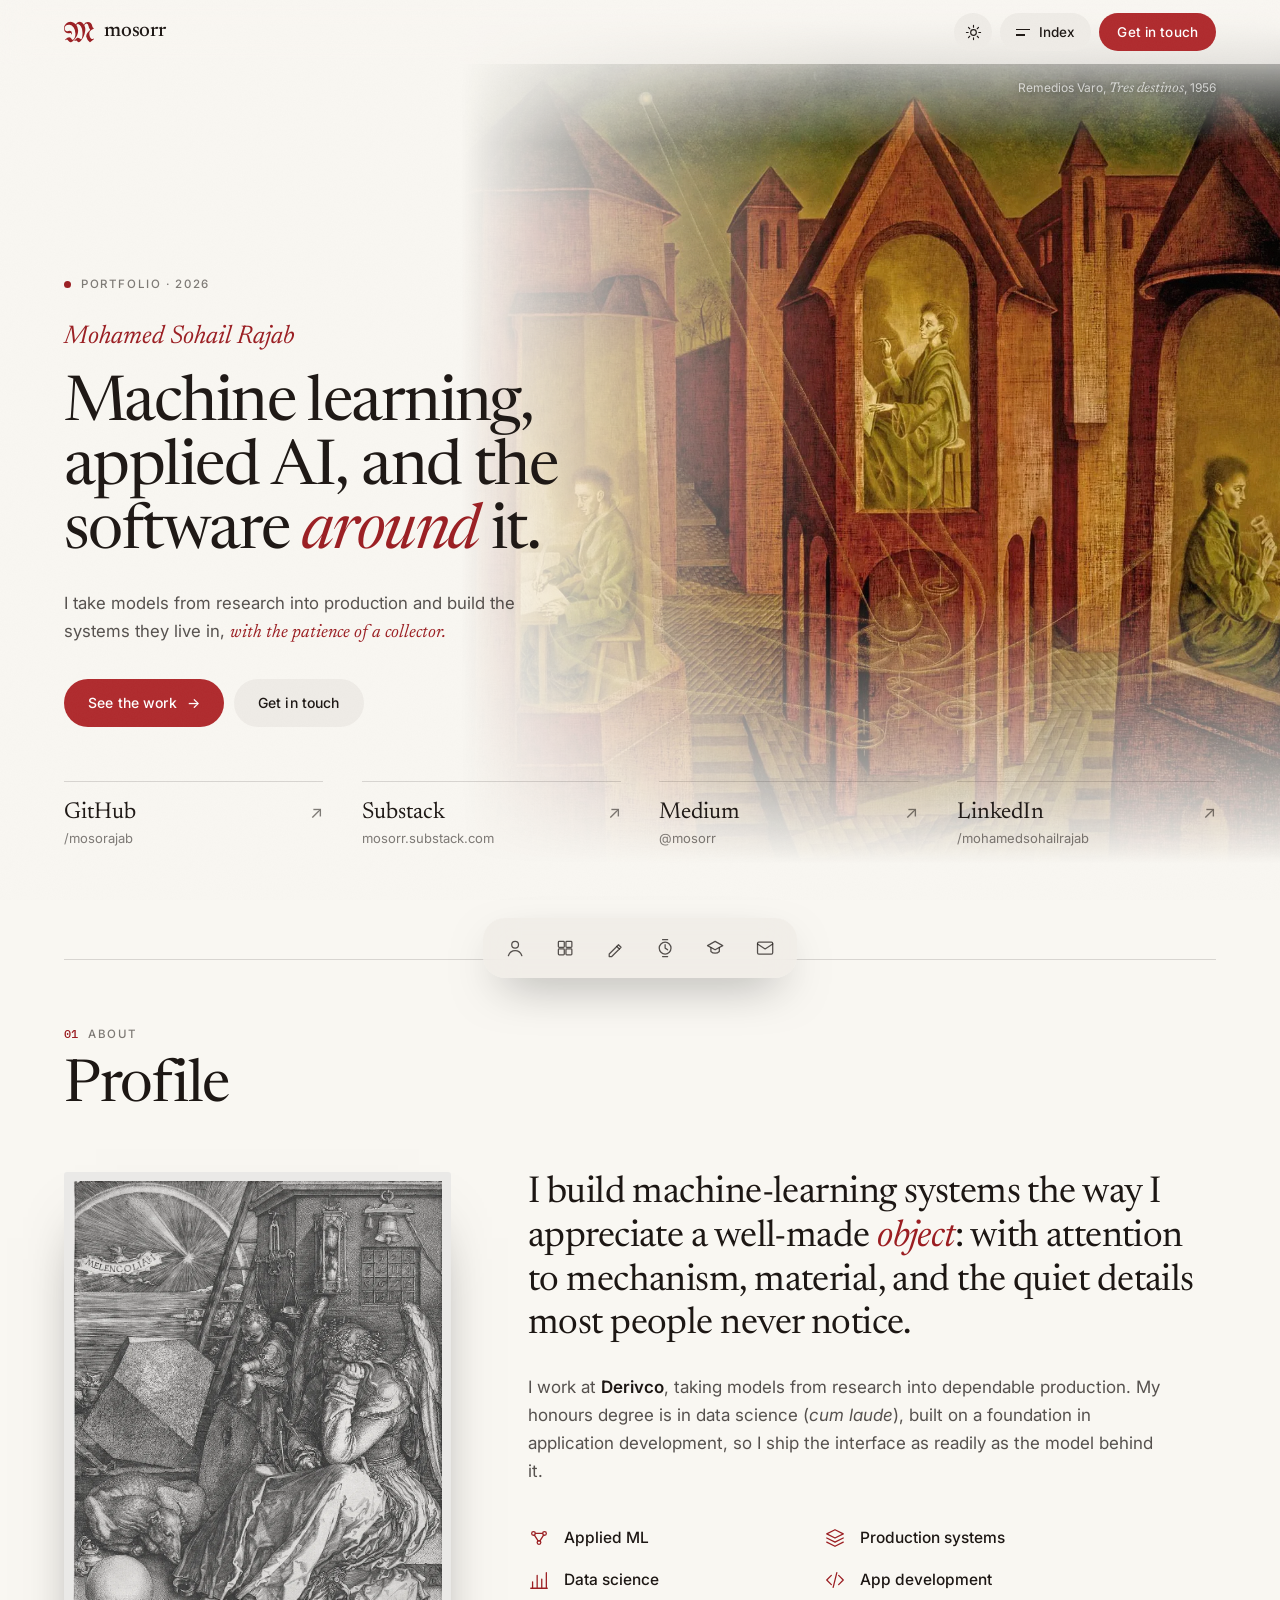
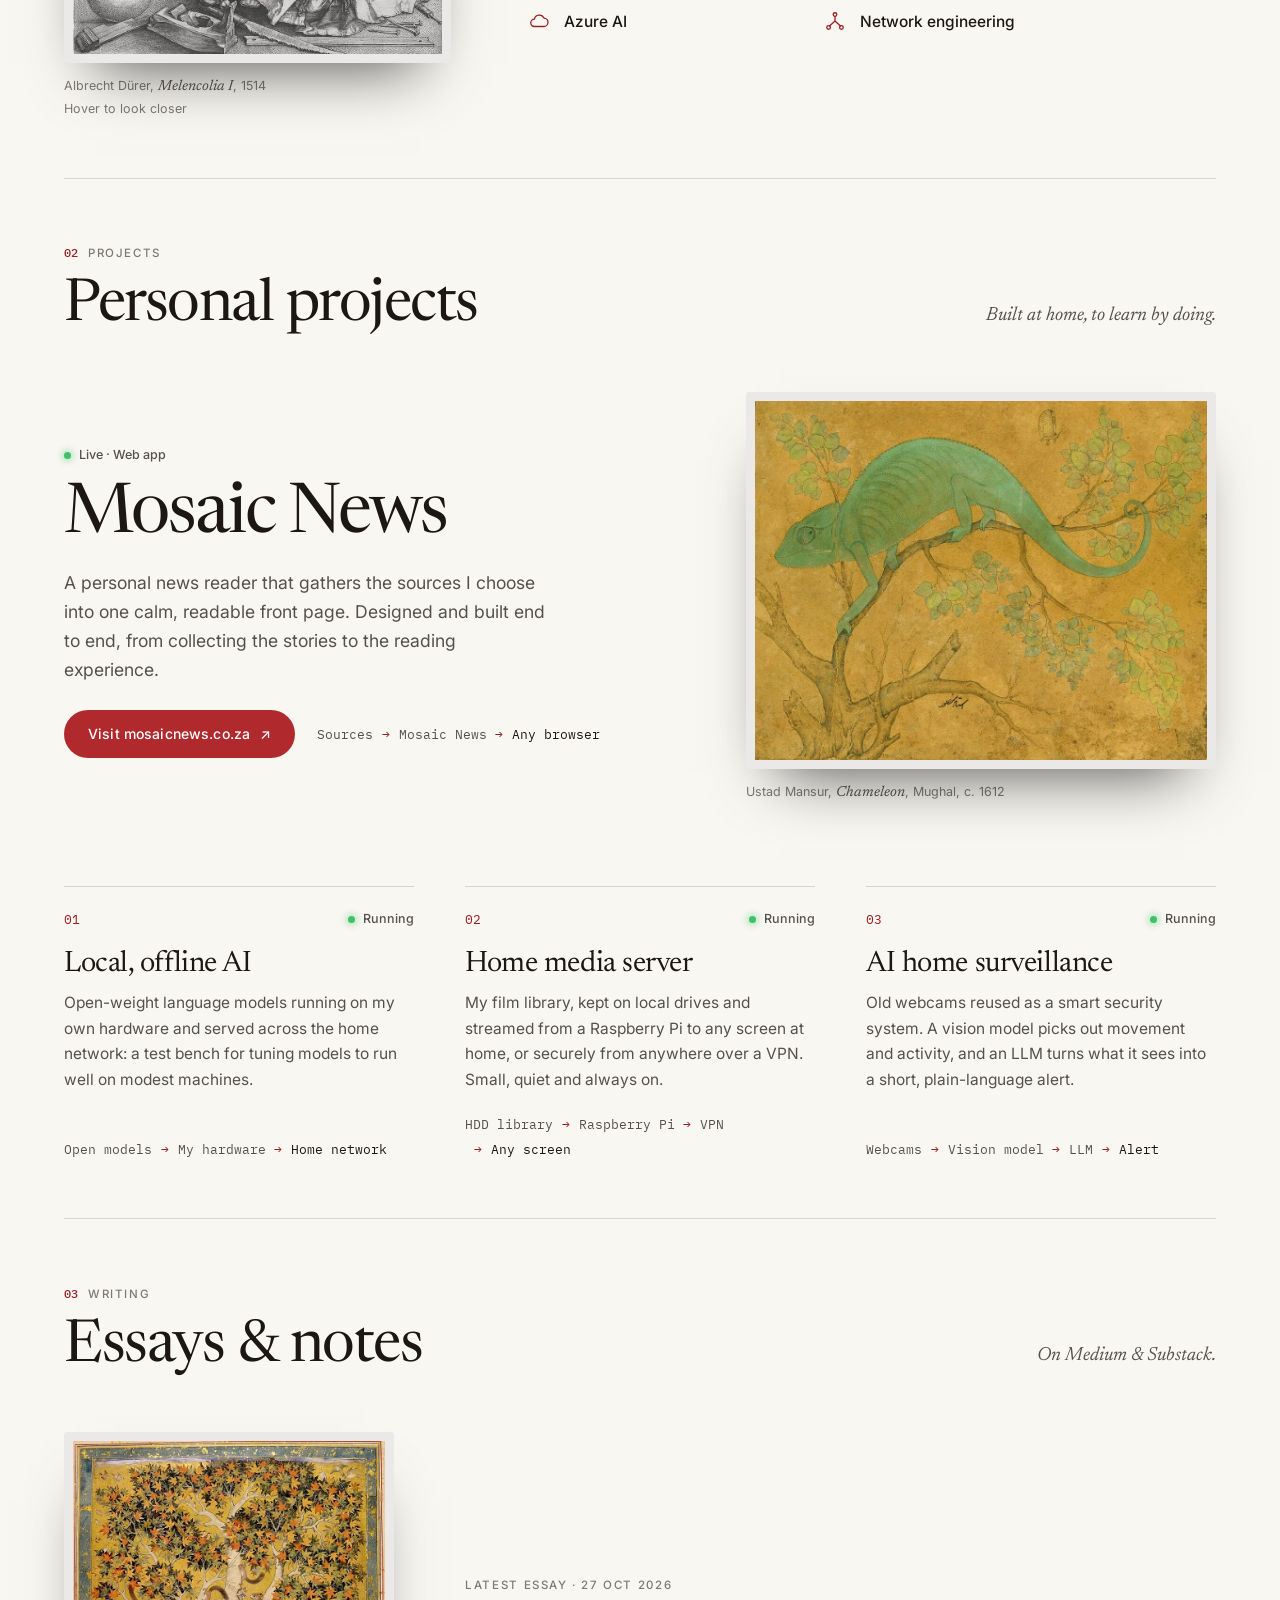
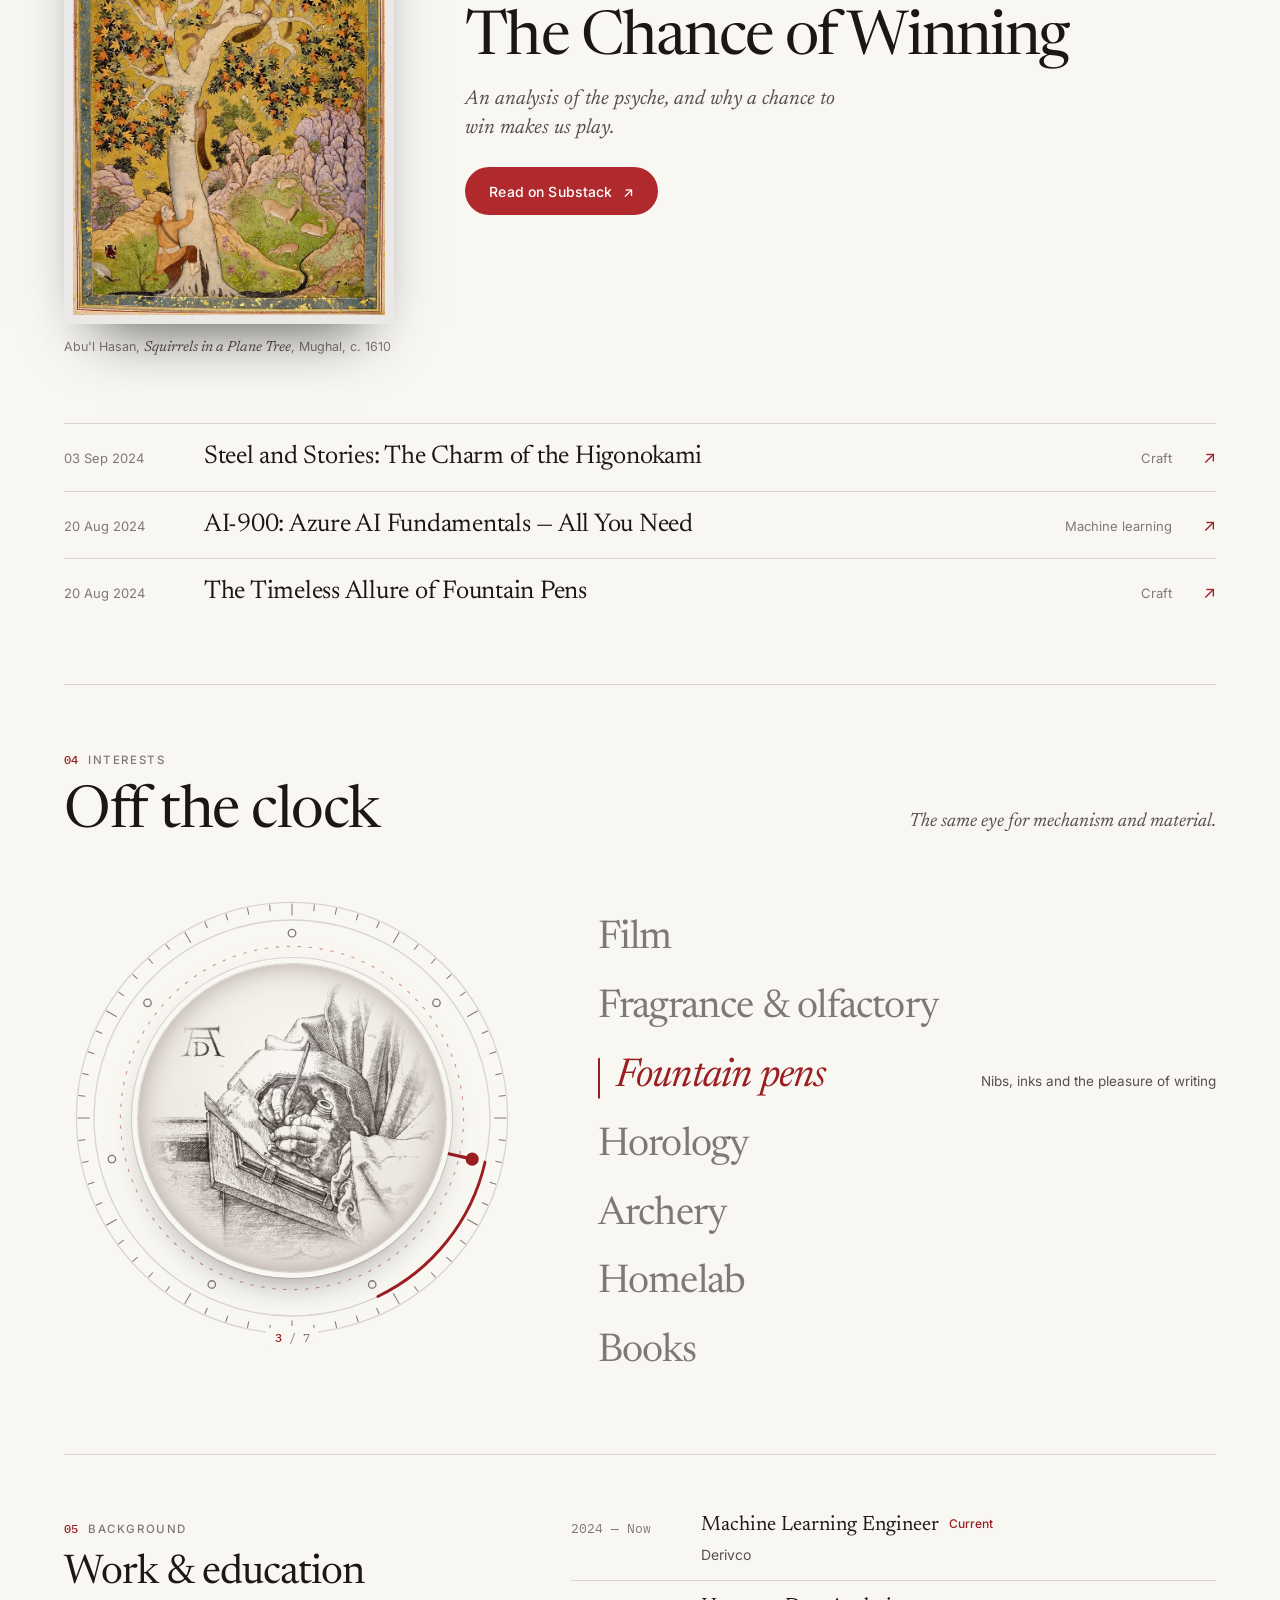
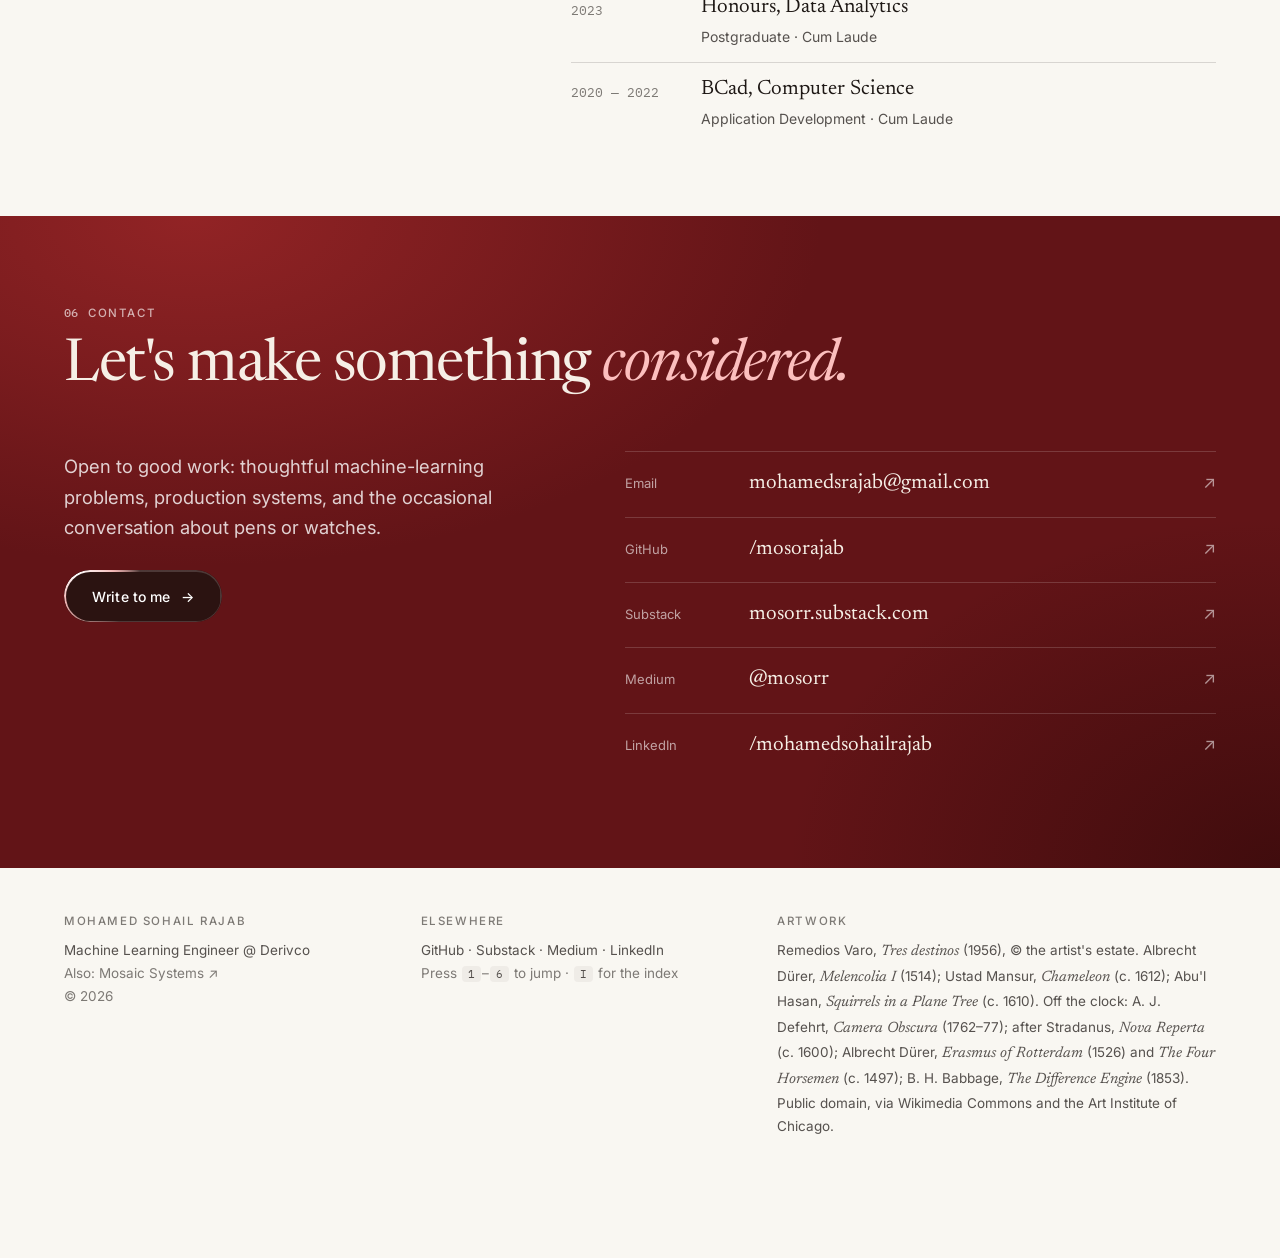
<file: index.html>
<!DOCTYPE html>
<html lang="en">
<head>
<meta charset="UTF-8" />
<meta name="viewport" content="width=device-width, initial-scale=1.0" />
<title>Mohamed Sohail Rajab</title>
<meta name="description" content="Mohamed Sohail Rajab — Machine Learning Engineer at Derivco. Applied AI, data science and software. Honours data scientist, cum laude." />
<meta name="theme-color" content="#1a1817" />
<!-- Set the theme before first paint: a stored choice wins, otherwise the device's preference. -->
<script>document.documentElement.className="js";(function(){var t=null;try{t=localStorage.getItem("theme")}catch(e){}if(t!=="light"&&t!=="dark")t=window.matchMedia("(prefers-color-scheme: light)").matches?"light":"dark";document.documentElement.setAttribute("data-theme",t)})();</script>
<link rel="canonical" href="https://mosorr.com/" />
<meta property="og:type" content="website" />
<meta property="og:url" content="https://mosorr.com/" />
<meta property="og:title" content="Mohamed Sohail Rajab" />
<meta property="og:site_name" content="Mohamed Sohail Rajab" />
<meta property="og:description" content="Machine learning, applied AI, and the software around it." />
<meta property="og:image" content="https://mosorr.com/og.png" />
<meta property="og:image:width" content="1200" />
<meta property="og:image:height" content="630" />
<meta property="og:image:alt" content="Mohamed Sohail Rajab — Machine learning, applied AI, and the software around it." />
<meta name="twitter:card" content="summary_large_image" />
<meta name="twitter:image" content="https://mosorr.com/og.png" />
<script type="application/ld+json">
{
  "@context": "https://schema.org",
  "@type": "WebSite",
  "name": "Mohamed Sohail Rajab",
  "url": "https://mosorr.com/"
}
</script>
<script type="application/ld+json">
{
  "@context": "https://schema.org",
  "@type": "Person",
  "name": "Mohamed Sohail Rajab",
  "url": "https://mosorr.com/",
  "jobTitle": "Machine Learning Engineer",
  "worksFor": { "@type": "Organization", "name": "Derivco" },
  "memberOf": { "@type": "SportsOrganization", "name": "South African National Archery Association" },
  "sameAs": [
    "https://github.com/mosorajab",
    "https://mosorr.substack.com",
    "https://medium.com/@mosorr",
    "https://www.linkedin.com/in/mohamedsohailrajab/"
  ]
}
</script>
<link rel="icon" href="/favicon.ico" sizes="48x48" />
<link rel="icon" href="/favicon.svg" type="image/svg+xml" />
<link rel="icon" href="/icon-192.png" type="image/png" sizes="192x192" />
<link rel="apple-touch-icon" href="/apple-touch-icon.png" />
<link rel="preconnect" href="https://fonts.googleapis.com" />
<link rel="preconnect" href="https://fonts.gstatic.com" crossorigin />
<link href="https://fonts.googleapis.com/css2?family=IBM+Plex+Mono:wght@400;500&family=Inter:wght@400;500;600&family=Newsreader:ital,opsz,wght@0,6..72,400;0,6..72,500;1,6..72,400;1,6..72,500&display=swap" rel="stylesheet" />
<link rel="preload" as="image" href="art/tres-destinos.webp" />
<!-- Bump ?v= on styles.css and script.js whenever either changes: GitHub Pages serves them under a fixed URL, so browsers that visited before keep showing the old version for a while. -->
<link rel="stylesheet" href="styles.css?v=20261126" />
</head>
<body>

<a class="skip-link" href="#about">Skip to content</a>
<div class="scroll-progress" id="progress" aria-hidden="true"></div>

<!-- ============================ TOP BAR ============================ -->
<header class="nav" id="nav">
  <div class="nav-inner">
    <a class="brand" href="#top" aria-label="mosorr — home">
      <svg class="logo" viewBox="0 0 100 100" aria-hidden="true"><path d="M23.8 56.9Q23.9 54.3 22.5 53.7Q21.2 53.1 17 54.1Q10.4 55.6 5.2 51.1Q0 46.7 0 37.8Q0 28.9 6.4 22.5Q12.8 16 21.7 16Q25.8 16 30.5 18Q35.2 20 38.6 23.9Q38.8 24.3 39.2 24.3Q39.5 24.2 39.7 23.8Q41.8 20.5 45 18.2Q48.2 16 53.5 16.1Q60.4 16.4 65.9 24.6Q66.2 25.1 66.6 25.1Q67 25.1 67.3 24.6Q69.2 21 72.2 18.7Q75.1 16.3 79.6 16.3Q85.3 16.4 89 19.8Q92.7 23.2 94.4 31.2Q95.4 36.7 98.6 37Q99.6 37.1 99.6 37.8Q99.7 38.5 98.5 38.9Q89.5 42 86.1 48.7Q82.7 55.5 86.4 65.9Q88 70.6 91.1 72.5Q94.1 74.5 97.7 72.2Q99 71.4 99.7 72.3Q100.4 73.1 99.5 73.9Q96.3 76.4 93.2 78.8Q90.1 81.3 87 83.8Q86.5 84.1 86.1 83.8Q76.2 75.9 74.2 66.2Q72.2 56.5 86.9 43.2Q87.3 42.9 87.2 42.6Q87.2 42.2 86.8 42Q83.6 39.8 82 30.8Q80.4 21.9 74.8 21.9Q70.8 21.8 68 27.7Q67.9 28 68 28.3Q69.8 32.2 70.7 36.9Q71.5 41.6 70.7 46.9Q68.9 59.7 65.2 66.2Q61.6 72.7 56.6 79.2Q50 87.5 44.1 81Q42.4 79.2 40.6 78.6Q38.7 78.1 36.4 79.9Q35.5 80.7 34.9 80.1Q34.3 79.5 34.9 78.6Q40.9 70.4 44.4 69.2Q47.9 68.1 51.2 71.2Q53.9 73.7 56.2 73.9Q58.5 74.1 59.8 70.5Q62.3 63.5 61.6 51Q60.9 38.5 56.6 31.9Q52.2 25.2 48.3 24Q44.4 22.8 41.2 26.1Q40.7 26.5 41.2 27Q46.7 34.7 47.1 44.8Q47.4 53 43.9 60.6Q40.4 68.2 34.9 75.1Q29 82.7 23.6 83.8Q18.3 84.9 13.8 78.4Q9.9 72.6 5.9 77Q4.9 77.8 4.1 77Q3.4 76.2 4.4 75.2Q17 62.3 24.2 71.8Q25.4 73.4 26.4 74.7Q27.5 76.1 29.6 76Q32.3 75.9 35.2 70.1Q38.2 64.3 38.2 55.5Q38.1 44 32.2 35.3Q26.2 26.6 18.6 25.7Q10.9 25 6.5 28.6Q2.1 32.3 2.3 37.3Q2.4 42.4 5 45.4Q7.6 48.5 14.5 46.7Q27.9 43.3 26.1 56.6Q26 58 24.9 58Q23.8 58 23.8 56.9Z"/></svg>
      <span class="name">mosorr</span>
    </a>
    <div class="nav-actions">
      <button class="icon-btn" id="themeToggle" type="button" aria-label="Switch theme">
        <svg class="i-moon" viewBox="0 0 24 24" aria-hidden="true"><path d="M20 14.5A8 8 0 019.5 4a8 8 0 1010.5 10.5z"/></svg>
        <svg class="i-sun" viewBox="0 0 24 24" aria-hidden="true"><circle cx="12" cy="12" r="4"/><path d="M12 2v2.5M12 19.5V22M2 12h2.5M19.5 12H22M4.9 4.9l1.8 1.8M17.3 17.3l1.8 1.8M4.9 19.1l1.8-1.8M17.3 6.7l1.8-1.8"/></svg>
      </button>
      <button class="nav-index" id="indexOpen" type="button" aria-controls="index" aria-expanded="false">
        <span class="bars" aria-hidden="true"><i></i><i></i></span>Index
      </button>
      <a class="btn btn-primary btn-sm nav-cta" href="#contact">Get in touch</a>
    </div>
  </div>
</header>

<!-- ============================ INDEX (full-screen menu) ============================ -->
<div class="index" id="index" role="dialog" aria-modal="true" aria-label="Site index" hidden>
  <div class="index-top">
    <span class="label">Index</span>
    <button class="nav-index" id="indexClose" type="button" aria-label="Close index">Close <span aria-hidden="true">×</span></button>
  </div>
  <ol class="index-list">
    <li style="--i:0"><a href="#about" data-spy="about"><span class="ix-n">01</span><span class="ix-name">About</span><span class="ix-sub label">Profile</span></a></li>
    <li style="--i:1"><a href="#projects" data-spy="projects"><span class="ix-n">02</span><span class="ix-name">Projects</span><span class="ix-sub label">Personal projects</span></a></li>
    <li style="--i:2"><a href="#writing" data-spy="writing"><span class="ix-n">03</span><span class="ix-name">Writing</span><span class="ix-sub label">Essays &amp; notes</span></a></li>
    <li style="--i:3"><a href="#collections" data-spy="collections"><span class="ix-n">04</span><span class="ix-name">Off the clock</span><span class="ix-sub label">Interests</span></a></li>
    <li style="--i:4"><a href="#background" data-spy="background"><span class="ix-n">05</span><span class="ix-name">Background</span><span class="ix-sub label">Work &amp; education</span></a></li>
    <li style="--i:5"><a href="#contact" data-spy="contact"><span class="ix-n">06</span><span class="ix-name">Contact</span><span class="ix-sub label">Say hello</span></a></li>
  </ol>
  <div class="index-foot">
    <span class="ix-links">
      <a href="https://github.com/mosorajab" target="_blank" rel="noopener">GitHub</a>
      <a href="https://mosorr.substack.com" target="_blank" rel="noopener">Substack</a>
      <a href="https://medium.com/@mosorr" target="_blank" rel="noopener">Medium</a>
      <a href="https://www.linkedin.com/in/mohamedsohailrajab/" target="_blank" rel="noopener">LinkedIn</a>
    </span>
    <span class="kbd-tip">Press <kbd>1</kbd>–<kbd>6</kbd> to jump · <kbd>Esc</kbd> to close</span>
  </div>
</div>

<!-- ============================ DOCK (floating section navigation) ============================ -->
<nav class="dock" id="dock" aria-label="Sections">
  <a href="#about" data-spy="about"><span class="dock-ico" aria-hidden="true"><svg viewBox="0 0 24 24"><circle cx="12" cy="8" r="4"/><path d="M4 21c1.5-4 4.5-6 8-6s6.5 2 8 6"/></svg></span><span class="dock-tip">About</span></a>
  <a href="#projects" data-spy="projects"><span class="dock-ico" aria-hidden="true"><svg viewBox="0 0 24 24"><rect x="4" y="4" width="7" height="7" rx="1"/><rect x="13" y="4" width="7" height="7" rx="1"/><rect x="4" y="13" width="7" height="7" rx="1"/><rect x="13" y="13" width="7" height="7" rx="1"/></svg></span><span class="dock-tip">Projects</span></a>
  <a href="#writing" data-spy="writing"><span class="dock-ico" aria-hidden="true"><svg viewBox="0 0 24 24"><path d="M5 19l9-9 3 3-9 9H5v-3z"/><path d="M14 10l2-2 3 3-2 2"/></svg></span><span class="dock-tip">Writing</span></a>
  <a href="#collections" data-spy="collections"><span class="dock-ico" aria-hidden="true"><svg viewBox="0 0 24 24"><circle cx="12" cy="12" r="7"/><path d="M12 8v4l3 2"/><path d="M9 2h6M9 22h6"/></svg></span><span class="dock-tip">Off the clock</span></a>
  <a href="#background" data-spy="background"><span class="dock-ico" aria-hidden="true"><svg viewBox="0 0 24 24"><path d="M3 9l9-5 9 5-9 5-9-5z"/><path d="M7 11.5V16c1.5 1.5 3 2 5 2s3.5-.5 5-2v-4.5"/></svg></span><span class="dock-tip">Background</span></a>
  <a href="#contact" data-spy="contact"><span class="dock-ico" aria-hidden="true"><svg viewBox="0 0 24 24"><rect x="3" y="5" width="18" height="14" rx="1.5"/><path d="M3 7l9 6 9-6"/></svg></span><span class="dock-tip">Contact</span></a>
</nav>

<main id="top">

  <!-- ============================ HERO ============================ -->
  <section class="hero" id="hero">
    <figure class="hero-art">
      <img src="art/tres-destinos.webp" width="1600" height="1344" alt="Remedios Varo's painting Tres destinos: three robed figures, each alone in a tall red tower at night, writing, painting and drinking, joined by fine threads that run to a turning mechanism between them." />
      <figcaption>Remedios Varo, <em>Tres destinos</em>, 1956</figcaption>
    </figure>
    <div class="shell">
      <div class="hero-copy">
        <p class="eyebrow label reveal"><span class="dot" aria-hidden="true"></span>Portfolio · 2026</p>
        <h1 class="hero-name reveal" data-d="1">Mohamed Sohail Rajab</h1>
        <h2 class="hero-headline" id="heroHeadline">Machine learning, applied&nbsp;AI, and the software <em>around</em> it.</h2>
        <p class="hero-sub reveal" data-d="3">I take models from research into production and build the systems they live in, <em>with the patience of a collector.</em></p>
        <div class="hero-cta reveal" data-d="4">
          <a class="btn btn-primary" href="#projects">See the work <span aria-hidden="true">→</span></a>
          <a class="btn btn-quiet" href="#contact">Get in touch</a>
        </div>
      </div>
      <nav class="hero-links reveal" data-d="4" aria-label="Profiles">
        <a class="hl" href="https://github.com/mosorajab" target="_blank" rel="noopener"><span class="hl-name">GitHub</span><span class="hl-arr" aria-hidden="true">↗</span><span class="hl-handle">/mosorajab</span></a>
        <a class="hl" href="https://mosorr.substack.com" target="_blank" rel="noopener"><span class="hl-name">Substack</span><span class="hl-arr" aria-hidden="true">↗</span><span class="hl-handle">mosorr.substack.com</span></a>
        <a class="hl" href="https://medium.com/@mosorr" target="_blank" rel="noopener"><span class="hl-name">Medium</span><span class="hl-arr" aria-hidden="true">↗</span><span class="hl-handle">@mosorr</span></a>
        <a class="hl" href="https://www.linkedin.com/in/mohamedsohailrajab/" target="_blank" rel="noopener"><span class="hl-name">LinkedIn</span><span class="hl-arr" aria-hidden="true">↗</span><span class="hl-handle">/mohamedsohailrajab</span></a>
      </nav>
    </div>
  </section>

  <!-- ============================ 01 · ABOUT ============================ -->
  <section class="section" id="about">
    <div class="shell">
      <header class="sec-head reveal">
        <div><span class="label"><span class="n">01</span>About</span><h2 class="sec-title">Profile</h2></div>
      </header>
      <div class="about-grid">
        <figure class="plate lens-plate reveal">
          <div class="plate-frame"><img src="art/melencolia.webp" width="900" height="1153" loading="lazy" decoding="async" alt="Albrecht Dürer's engraving Melencolia I: a winged figure sits brooding among geometric instruments, a polyhedron, a sphere, an hourglass and a magic square." /></div>
          <figcaption>Albrecht Dürer, <em>Melencolia I</em>, 1514 <span class="cap-note">Hover to look closer</span></figcaption>
        </figure>
        <div>
          <p class="about-statement reveal">I build machine-learning systems the way I appreciate a well-made <em>object</em>: with attention to mechanism, material, and the quiet details most people never notice.</p>
          <p class="about-body reveal" data-d="1">I work at <strong>Derivco</strong>, taking models from research into dependable production. My honours degree is in data science (<em>cum laude</em>), built on a foundation in application development, so I ship the interface as readily as the model behind it.</p>
          <ul class="skills draw" data-stagger data-stagger-step="50" aria-label="What I work with">
            <li><span class="ico" aria-hidden="true"><svg viewBox="0 0 24 24"><circle cx="6" cy="7" r="2"/><circle cx="18" cy="7" r="2"/><circle cx="12" cy="17" r="2"/><path d="M8 7h8M7 8.8l4 6.4M17 8.8l-4 6.4"/></svg></span>Applied ML</li>
            <li><span class="ico" aria-hidden="true"><svg viewBox="0 0 24 24"><path d="M12 3l9 4.5-9 4.5-9-4.5z"/><path d="M3 12l9 4.5 9-4.5"/><path d="M3 16.5L12 21l9-4.5"/></svg></span>Production systems</li>
            <li><span class="ico" aria-hidden="true"><svg viewBox="0 0 24 24"><path d="M5 20v-6M10 20V7M15 20v-9M20 20V4M3 21h18"/></svg></span>Data science</li>
            <li><span class="ico" aria-hidden="true"><svg viewBox="0 0 24 24"><path d="M8 7l-5 5 5 5M16 7l5 5-5 5M14 4l-4 16"/></svg></span>App development</li>
            <li><span class="ico" aria-hidden="true"><svg viewBox="0 0 24 24"><path d="M7 18a4 4 0 010-8 5.5 5.5 0 0110.4-1.2A4.6 4.6 0 0117 18z"/></svg></span>Azure AI</li>
            <li><span class="ico" aria-hidden="true"><svg viewBox="0 0 24 24"><circle cx="12" cy="5" r="2"/><circle cx="5" cy="19" r="2"/><circle cx="19" cy="19" r="2"/><path d="M12 7v5M12 12l-6 5.5M12 12l6 5.5"/></svg></span>Network engineering</li>
          </ul>
        </div>
      </div>
    </div>
  </section>

  <!-- ============================ 02 · PERSONAL PROJECTS ============================ -->
  <section class="section" id="projects">
    <div class="shell">
      <header class="sec-head reveal">
        <div><span class="label"><span class="n">02</span>Projects</span><h2 class="sec-title">Personal projects</h2></div>
        <p class="sec-sub">Built at home, to learn by doing.</p>
      </header>

      <article class="proj-feature reveal">
        <div>
          <span class="status"><span class="led" aria-hidden="true"></span>Live · Web app</span>
          <h3 class="pf-title"><a href="https://mosaicnews.co.za" target="_blank" rel="noopener">Mosaic News</a></h3>
          <p class="pf-desc">A personal news reader that gathers the sources I choose into one calm, readable front page. Designed and built end to end, from collecting the stories to the reading experience.</p>
          <div class="pf-row">
            <a class="btn btn-primary" href="https://mosaicnews.co.za" target="_blank" rel="noopener">Visit mosaicnews.co.za <span aria-hidden="true">↗</span></a>
            <ol class="flow" aria-label="How it works"><li>Sources</li><li>Mosaic News</li><li>Any browser</li></ol>
          </div>
        </div>
        <figure class="plate">
          <div class="plate-frame"><img src="art/chameleon.webp" width="960" height="764" loading="lazy" decoding="async" alt="A Mughal study by Ustad Mansur: a green chameleon gripping a branch, watching a butterfly." /></div>
          <figcaption>Ustad Mansur, <em>Chameleon</em>, Mughal, c. 1612</figcaption>
        </figure>
      </article>

      <div class="proj-list" data-stagger data-stagger-step="110">
        <article class="proj">
          <div class="proj-top"><span class="n">01</span><span class="status"><span class="led" aria-hidden="true"></span>Running</span></div>
          <h3>Local, offline AI</h3>
          <p>Open-weight language models running on my own hardware and served across the home network: a test bench for tuning models to run well on modest machines.</p>
          <ol class="flow" aria-label="How it works"><li>Open models</li><li>My hardware</li><li>Home network</li></ol>
        </article>
        <article class="proj">
          <div class="proj-top"><span class="n">02</span><span class="status"><span class="led" aria-hidden="true"></span>Running</span></div>
          <h3>Home media server</h3>
          <p>My film library, kept on local drives and streamed from a Raspberry Pi to any screen at home, or securely from anywhere over a VPN. Small, quiet and always on.</p>
          <ol class="flow" aria-label="How it works"><li>HDD library</li><li>Raspberry Pi</li><li>VPN</li><li>Any screen</li></ol>
        </article>
        <article class="proj">
          <div class="proj-top"><span class="n">03</span><span class="status"><span class="led" aria-hidden="true"></span>Running</span></div>
          <h3>AI home surveillance</h3>
          <p>Old webcams reused as a smart security system. A vision model picks out movement and activity, and an LLM turns what it sees into a short, plain-language alert.</p>
          <ol class="flow" aria-label="How it works"><li>Webcams</li><li>Vision model</li><li>LLM</li><li>Alert</li></ol>
        </article>
      </div>
    </div>
  </section>

  <!-- ============================ 03 · WRITING ============================ -->
  <section class="section" id="writing">
    <div class="shell">
      <header class="sec-head reveal">
        <div><span class="label"><span class="n">03</span>Writing</span><h2 class="sec-title">Essays &amp; notes</h2></div>
        <p class="sec-sub">On Medium &amp; Substack.</p>
      </header>

      <a class="feature reveal" href="https://mosorr.substack.com/p/the-chance-of-winning" target="_blank" rel="noopener">
        <figure class="plate">
          <div class="plate-frame"><img src="art/squirrels.webp" width="760" height="1155" loading="lazy" decoding="async" alt="The Mughal painting Squirrels in a Plane Tree: squirrels climb through autumn leaves while a hunter starts up the trunk." /></div>
          <figcaption>Abu'l Hasan, <em>Squirrels in a Plane Tree</em>, Mughal, c. 1610</figcaption>
        </figure>
        <div class="feature-copy">
          <span class="label">Latest essay · 27 Oct 2026</span>
          <span class="f-title">The Chance of Winning</span>
          <span class="f-desc">An analysis of the psyche, and why a chance to win makes us play.</span>
          <span class="btn btn-primary">Read on Substack <span aria-hidden="true">↗</span></span>
        </div>
      </a>

      <div class="post-list" data-stagger data-stagger-step="80">
        <a class="post" href="https://medium.com/@mosorr/steel-and-stories-the-charm-of-the-higonokami-3f3b955876e0" target="_blank" rel="noopener"><span class="p-date">03 Sep 2024</span><span class="p-t">Steel and Stories: The Charm of the Higonokami</span><span class="p-cat">Craft</span><span class="arr" aria-hidden="true">↗</span></a>
        <a class="post" href="https://medium.com/@mosorr/ai-900-azure-ai-fundamentals-all-you-nee-063d5850b730" target="_blank" rel="noopener"><span class="p-date">20 Aug 2024</span><span class="p-t">AI-900: Azure AI Fundamentals — All You Need</span><span class="p-cat">Machine learning</span><span class="arr" aria-hidden="true">↗</span></a>
        <a class="post" href="https://medium.com/@mosorr/the-timeless-allure-of-fountain-pens-why-theyre-more-than-just-writing-instruments-bcdf04050205" target="_blank" rel="noopener"><span class="p-date">20 Aug 2024</span><span class="p-t">The Timeless Allure of Fountain Pens</span><span class="p-cat">Craft</span><span class="arr" aria-hidden="true">↗</span></a>
      </div>
    </div>
  </section>

  <!-- ============================ 04 · OFF THE CLOCK ============================ -->
  <section class="section" id="collections">
    <div class="shell">
      <header class="sec-head reveal">
        <div><span class="label"><span class="n">04</span>Interests</span><h2 class="sec-title">Off the clock</h2></div>
        <p class="sec-sub">The same eye for <em>mechanism and material</em>.</p>
      </header>
      <div class="cabinet reveal" id="cabinet">
        <figure class="cab-figure">
          <div class="cab-stage" aria-hidden="true">
            <svg class="cab-dial" viewBox="0 0 200 200">
              <circle class="bezel" cx="100" cy="100" r="98"/><circle class="bezel" cx="100" cy="100" r="90"/>
              <g class="ticks"><line x1="100" y1="2.5" x2="100" y2="8" transform="rotate(0 100 100)"/><line x1="100" y1="2.5" x2="100" y2="5.5" transform="rotate(6 100 100)"/><line x1="100" y1="2.5" x2="100" y2="5.5" transform="rotate(12 100 100)"/><line x1="100" y1="2.5" x2="100" y2="5.5" transform="rotate(18 100 100)"/><line x1="100" y1="2.5" x2="100" y2="5.5" transform="rotate(24 100 100)"/><line x1="100" y1="2.5" x2="100" y2="8" transform="rotate(30 100 100)"/><line x1="100" y1="2.5" x2="100" y2="5.5" transform="rotate(36 100 100)"/><line x1="100" y1="2.5" x2="100" y2="5.5" transform="rotate(42 100 100)"/><line x1="100" y1="2.5" x2="100" y2="5.5" transform="rotate(48 100 100)"/><line x1="100" y1="2.5" x2="100" y2="5.5" transform="rotate(54 100 100)"/><line x1="100" y1="2.5" x2="100" y2="8" transform="rotate(60 100 100)"/><line x1="100" y1="2.5" x2="100" y2="5.5" transform="rotate(66 100 100)"/><line x1="100" y1="2.5" x2="100" y2="5.5" transform="rotate(72 100 100)"/><line x1="100" y1="2.5" x2="100" y2="5.5" transform="rotate(78 100 100)"/><line x1="100" y1="2.5" x2="100" y2="5.5" transform="rotate(84 100 100)"/><line x1="100" y1="2.5" x2="100" y2="8" transform="rotate(90 100 100)"/><line x1="100" y1="2.5" x2="100" y2="5.5" transform="rotate(96 100 100)"/><line x1="100" y1="2.5" x2="100" y2="5.5" transform="rotate(102 100 100)"/><line x1="100" y1="2.5" x2="100" y2="5.5" transform="rotate(108 100 100)"/><line x1="100" y1="2.5" x2="100" y2="5.5" transform="rotate(114 100 100)"/><line x1="100" y1="2.5" x2="100" y2="8" transform="rotate(120 100 100)"/><line x1="100" y1="2.5" x2="100" y2="5.5" transform="rotate(126 100 100)"/><line x1="100" y1="2.5" x2="100" y2="5.5" transform="rotate(132 100 100)"/><line x1="100" y1="2.5" x2="100" y2="5.5" transform="rotate(138 100 100)"/><line x1="100" y1="2.5" x2="100" y2="5.5" transform="rotate(144 100 100)"/><line x1="100" y1="2.5" x2="100" y2="8" transform="rotate(150 100 100)"/><line x1="100" y1="2.5" x2="100" y2="5.5" transform="rotate(156 100 100)"/><line x1="100" y1="2.5" x2="100" y2="5.5" transform="rotate(162 100 100)"/><line x1="100" y1="2.5" x2="100" y2="5.5" transform="rotate(168 100 100)"/><line x1="100" y1="2.5" x2="100" y2="5.5" transform="rotate(174 100 100)"/><line x1="100" y1="2.5" x2="100" y2="8" transform="rotate(180 100 100)"/><line x1="100" y1="2.5" x2="100" y2="5.5" transform="rotate(186 100 100)"/><line x1="100" y1="2.5" x2="100" y2="5.5" transform="rotate(192 100 100)"/><line x1="100" y1="2.5" x2="100" y2="5.5" transform="rotate(198 100 100)"/><line x1="100" y1="2.5" x2="100" y2="5.5" transform="rotate(204 100 100)"/><line x1="100" y1="2.5" x2="100" y2="8" transform="rotate(210 100 100)"/><line x1="100" y1="2.5" x2="100" y2="5.5" transform="rotate(216 100 100)"/><line x1="100" y1="2.5" x2="100" y2="5.5" transform="rotate(222 100 100)"/><line x1="100" y1="2.5" x2="100" y2="5.5" transform="rotate(228 100 100)"/><line x1="100" y1="2.5" x2="100" y2="5.5" transform="rotate(234 100 100)"/><line x1="100" y1="2.5" x2="100" y2="8" transform="rotate(240 100 100)"/><line x1="100" y1="2.5" x2="100" y2="5.5" transform="rotate(246 100 100)"/><line x1="100" y1="2.5" x2="100" y2="5.5" transform="rotate(252 100 100)"/><line x1="100" y1="2.5" x2="100" y2="5.5" transform="rotate(258 100 100)"/><line x1="100" y1="2.5" x2="100" y2="5.5" transform="rotate(264 100 100)"/><line x1="100" y1="2.5" x2="100" y2="8" transform="rotate(270 100 100)"/><line x1="100" y1="2.5" x2="100" y2="5.5" transform="rotate(276 100 100)"/><line x1="100" y1="2.5" x2="100" y2="5.5" transform="rotate(282 100 100)"/><line x1="100" y1="2.5" x2="100" y2="5.5" transform="rotate(288 100 100)"/><line x1="100" y1="2.5" x2="100" y2="5.5" transform="rotate(294 100 100)"/><line x1="100" y1="2.5" x2="100" y2="8" transform="rotate(300 100 100)"/><line x1="100" y1="2.5" x2="100" y2="5.5" transform="rotate(306 100 100)"/><line x1="100" y1="2.5" x2="100" y2="5.5" transform="rotate(312 100 100)"/><line x1="100" y1="2.5" x2="100" y2="5.5" transform="rotate(318 100 100)"/><line x1="100" y1="2.5" x2="100" y2="5.5" transform="rotate(324 100 100)"/><line x1="100" y1="2.5" x2="100" y2="8" transform="rotate(330 100 100)"/><line x1="100" y1="2.5" x2="100" y2="5.5" transform="rotate(336 100 100)"/><line x1="100" y1="2.5" x2="100" y2="5.5" transform="rotate(342 100 100)"/><line x1="100" y1="2.5" x2="100" y2="5.5" transform="rotate(348 100 100)"/><line x1="100" y1="2.5" x2="100" y2="5.5" transform="rotate(354 100 100)"/></g>
              <circle class="arc" cx="100" cy="100" r="90"/>
              <circle class="spin" cx="100" cy="100" r="78"/>
              <g class="marks"><circle class="mk on" cx="100.00" cy="16.00" r="1.7"/><circle class="mk" cx="165.67" cy="47.63" r="1.7"/><circle class="mk" cx="181.89" cy="118.69" r="1.7"/><circle class="mk" cx="136.45" cy="175.68" r="1.7"/><circle class="mk" cx="63.55" cy="175.68" r="1.7"/><circle class="mk" cx="18.11" cy="118.69" r="1.7"/><circle class="mk" cx="34.33" cy="47.63" r="1.7"/></g>
              <g class="hand"><path class="tip" d="M100 19 L100 27.5"/></g>
            </svg>
            <div class="cab-lens">
            <div class="cab-plate on" data-src="art/ott/film.webp" data-cap="A. J. Defehrt, <em>Camera Obscura</em>, from the <em>Encyclopédie</em>, 1762–77"></div>
            <div class="cab-plate fragrance" data-src="art/ott/fragrance.webp" data-cap="After Stradanus, <em>The Invention of Distillation</em>, from <em>Nova Reperta</em>, c. 1600"></div>
            <div class="cab-plate pens" data-src="art/ott/pens.webp" data-cap="Albrecht Dürer, <em>Erasmus of Rotterdam</em> (detail), 1526"></div>
            <div class="cab-plate horology" data-src="art/ott/horology.webp" data-cap="After Stradanus, <em>The Invention of the Clockwork</em>, from <em>Nova Reperta</em>, c. 1600"></div>
            <div class="cab-plate archery" data-src="art/ott/archery.webp" data-cap="Albrecht Dürer, <em>The Four Horsemen</em> (detail), c. 1497"></div>
            <div class="cab-plate pi" data-src="art/ott/pi.webp" data-cap="B. H. Babbage, <em>The Difference Engine</em> (detail), 1853"></div>
            <div class="cab-plate books" data-src="art/ott/books.webp" data-cap="Albrecht Dürer, <em>Erasmus of Rotterdam</em> (detail of his books), 1526"></div>
            </div>
            <span class="cab-count" id="cabCount"><b>1</b> / 7</span>
          </div>
          <figcaption class="cab-cap" id="cabCap"></figcaption>
        </figure>
        <div class="cab-index">
        <span class="cab-mark" aria-hidden="true"></span>
        <ol class="cab-list">
          <li><button class="cab-item on" type="button" aria-pressed="true"><span class="cab-name">Film</span><span class="cab-note">Frame, light and the long cut</span></button></li>
          <li><button class="cab-item" type="button" aria-pressed="false"><span class="cab-name">Fragrance &amp; olfactory</span><span class="cab-note">Notes, accords and how a scent is built</span></button></li>
          <li><button class="cab-item" type="button" aria-pressed="false"><span class="cab-name">Fountain pens</span><span class="cab-note">Nibs, inks and the pleasure of writing</span></button></li>
          <li><button class="cab-item" type="button" aria-pressed="false"><span class="cab-name">Horology</span><span class="cab-note">Mechanical movements and honest complications</span></button></li>
          <li><button class="cab-item" type="button" aria-pressed="false"><span class="cab-name">Archery</span><span class="cab-note">Member, <abbr title="South African National Archery Association">SANAA</abbr></span></button></li>
          <li><button class="cab-item" type="button" aria-pressed="false"><span class="cab-name">Homelab</span><span class="cab-note">Raspberry Pis, small boards, home servers and tinkering</span></button></li>
          <li><button class="cab-item" type="button" aria-pressed="false"><span class="cab-name">Books</span><span class="cab-note">Margins, markups and slow reading</span></button></li>
        </ol>
        </div>
      </div>
    </div>
  </section>

  <!-- ============================ 05 · BACKGROUND ============================ -->
  <section class="section" id="background">
    <div class="shell bg-wrap">
      <header class="sec-head reveal">
        <div><span class="label"><span class="n">05</span>Background</span><h2 class="sec-title">Work &amp; education</h2></div>
      </header>
      <ol class="bg-list reveal" data-d="1">
        <li><span class="yr">2024 — Now</span><span class="role">Machine Learning Engineer<span class="now">Current</span></span><span class="org">Derivco</span></li>
        <li><span class="yr">2023</span><span class="role">Honours, Data Analytics</span><span class="org">Postgraduate · Cum Laude</span></li>
        <li><span class="yr">2020 — 2022</span><span class="role">BCad, Computer Science</span><span class="org">Application Development · Cum Laude</span></li>
      </ol>
    </div>
  </section>

  <!-- ============================ 06 · CONTACT ============================ -->
  <section class="section contact" id="contact">
    <div class="shell">
      <header class="sec-head reveal">
        <div><span class="label"><span class="n">06</span>Contact</span><h2 class="sec-title">Let's make something <em>considered.</em></h2></div>
      </header>
      <div class="contact-grid">
        <div class="contact-lead reveal">
          <p>Open to good work: thoughtful machine-learning problems, production systems, and the occasional conversation about pens or watches.</p>
          <a class="btn btn-border" href="mailto:mohamedsrajab@gmail.com">Write to me <span aria-hidden="true">→</span></a>
        </div>
        <div class="contact-links" data-stagger data-stagger-step="75">
          <a href="mailto:mohamedsrajab@gmail.com"><span class="k">Email</span><span class="v">mohamedsrajab@gmail.com</span><span class="h">↗</span></a>
          <a href="https://github.com/mosorajab" target="_blank" rel="noopener"><span class="k">GitHub</span><span class="v">/mosorajab</span><span class="h">↗</span></a>
          <a href="https://mosorr.substack.com" target="_blank" rel="noopener"><span class="k">Substack</span><span class="v">mosorr.substack.com</span><span class="h">↗</span></a>
          <a href="https://medium.com/@mosorr" target="_blank" rel="noopener"><span class="k">Medium</span><span class="v">@mosorr</span><span class="h">↗</span></a>
          <a href="https://www.linkedin.com/in/mohamedsohailrajab/" target="_blank" rel="noopener"><span class="k">LinkedIn</span><span class="v">/mohamedsohailrajab</span><span class="h">↗</span></a>
        </div>
      </div>
    </div>
  </section>

  <!-- ============================ FOOTER ============================ -->
  <footer class="shell colophon">
    <div>
      <span class="label">Mohamed Sohail Rajab</span>
      Machine Learning Engineer @ Derivco<br />
      <span class="quiet">Also: <a href="https://mosaicsystem5.com" target="_blank" rel="noopener">Mosaic Systems ↗</a></span><br />
      <span class="quiet">© 2026</span>
    </div>
    <div>
      <span class="label">Elsewhere</span>
      <a href="https://github.com/mosorajab" target="_blank" rel="noopener">GitHub</a> · <a href="https://mosorr.substack.com" target="_blank" rel="noopener">Substack</a> · <a href="https://medium.com/@mosorr" target="_blank" rel="noopener">Medium</a> · <a href="https://www.linkedin.com/in/mohamedsohailrajab/" target="_blank" rel="noopener">LinkedIn</a><br />
      <span class="kbd-tip quiet">Press <kbd>1</kbd>–<kbd>6</kbd> to jump · <kbd>I</kbd> for the index</span>
    </div>
    <div>
      <span class="label">Artwork</span>
      Remedios Varo, <em>Tres destinos</em> (1956), © the artist's estate. Albrecht Dürer, <em>Melencolia I</em> (1514); Ustad Mansur, <em>Chameleon</em> (c. 1612); Abu'l Hasan, <em>Squirrels in a Plane Tree</em> (c. 1610). Off the clock: A. J. Defehrt, <em>Camera Obscura</em> (1762–77); after Stradanus, <em>Nova Reperta</em> (c. 1600); Albrecht Dürer, <em>Erasmus of Rotterdam</em> (1526) and <em>The Four Horsemen</em> (c. 1497); B. H. Babbage, <em>The Difference Engine</em> (1853). Public domain, via Wikimedia Commons and the Art Institute of Chicago.
    </div>
  </footer>

</main>

<script src="script.js?v=20261126"></script>
</body>
</html>
</file>
<file: styles.css>
/* =========================================================================
   MOHAMED SOHAIL RAJAB — mosorr.com
   An art-led portfolio: Newsreader (display) · Inter (text) · IBM Plex Mono
   (technical detail). Deep red on a dark or light ground; the theme follows
   the device unless the visitor picks one. Structure comes from type and
   space, not boxes.
   ========================================================================= */

@property --ang { syntax: "<angle>"; initial-value: 0deg; inherits: false; }

:root {
  color-scheme: dark;
  --bg:          oklch(0.165 0.005 40);
  --bg-2:        oklch(0.21 0.006 40);
  --ink:         oklch(0.945 0.01 85);
  --ink-2:       oklch(0.945 0.01 85 / 0.72);
  --ink-3:       oklch(0.945 0.01 85 / 0.52);
  --hair:        oklch(0.945 0.01 85 / 0.14);
  --accent:      oklch(0.62 0.17 25);     /* red for text and marks */
  --accent-soft: oklch(0.83 0.07 20);     /* emphasis inside running text */
  --glow:        oklch(0.56 0.17 25 / 0.16);
  --grain:       .06;

  /* the same in both themes */
  --red:         oklch(0.5 0.17 25);      /* buttons */
  --red-deep:    oklch(0.33 0.11 24);     /* the closing band */
  --print:       oklch(0.935 0.003 90);   /* paper a plate is printed on */

  --display: "Newsreader", Georgia, "Times New Roman", serif;
  --sans:    "Inter", system-ui, -apple-system, "Segoe UI", sans-serif;
  --mono:    "IBM Plex Mono", ui-monospace, "SFMono-Regular", Menlo, monospace;

  --gutter: clamp(20px, 5vw, 88px);
  --maxw: 1320px;
  --nav-h: 64px;
  --sec-gap: clamp(40px, 6.5vh, 72px);   /* equal space above and below each section divider */
  --ease-out: cubic-bezier(.16, 1, .3, 1);
  --ease-io:  cubic-bezier(.62, .04, .34, 1);
}
/* light theme: chosen explicitly, or the device's preference when no choice is stored */
:root[data-theme="light"] {
  color-scheme: light;
  --bg: oklch(0.975 0.006 85); --bg-2: oklch(0.945 0.008 85);
  --ink: oklch(0.21 0.012 40); --ink-2: oklch(0.21 0.012 40 / 0.74); --ink-3: oklch(0.21 0.012 40 / 0.56);
  --hair: oklch(0.21 0.012 40 / 0.15);
  --accent: oklch(0.45 0.16 25); --accent-soft: oklch(0.45 0.16 25);
  --glow: oklch(0.56 0.17 25 / 0.08); --grain: .04;
}
@media (prefers-color-scheme: light) {
  :root:not([data-theme]) {
    color-scheme: light;
    --bg: oklch(0.975 0.006 85); --bg-2: oklch(0.945 0.008 85);
    --ink: oklch(0.21 0.012 40); --ink-2: oklch(0.21 0.012 40 / 0.74); --ink-3: oklch(0.21 0.012 40 / 0.56);
    --hair: oklch(0.21 0.012 40 / 0.15);
    --accent: oklch(0.45 0.16 25); --accent-soft: oklch(0.45 0.16 25);
    --glow: oklch(0.56 0.17 25 / 0.08); --grain: .04;
  }
}

* { box-sizing: border-box; }
html { -webkit-font-smoothing: antialiased; text-rendering: optimizeLegibility; scroll-behavior: smooth; -webkit-text-size-adjust: 100%; text-size-adjust: 100%; -webkit-tap-highlight-color: transparent; }
body {
  margin: 0; overflow-x: hidden;
  background: radial-gradient(1100px 700px at 85% -10%, var(--glow), transparent 62%), var(--bg);
  color: var(--ink);
  font-family: var(--sans); font-size: 17px; line-height: 1.65;
  transition: background-color .4s ease, color .4s ease;
}
@media (prefers-reduced-motion: reduce) { html { scroll-behavior: auto; } }
::selection { background: var(--red); color: #fff; }
a { color: inherit; text-decoration: none; }
img { display: block; max-width: 100%; height: auto; }
em { font-style: italic; }
.shell { max-width: var(--maxw); margin: 0 auto; padding: 0 var(--gutter); }
.label { font-family: var(--sans); font-size: 11.5px; font-weight: 500; letter-spacing: 0.14em; text-transform: uppercase; color: var(--ink-3); }

/* a faint paper grain, so flat colour reads as material */
body::after {
  content: ""; position: fixed; inset: 0; z-index: 90; pointer-events: none; opacity: var(--grain);
  background-image: url("data:image/svg+xml;utf8,<svg xmlns='http://www.w3.org/2000/svg' width='180' height='180'><filter id='n'><feTurbulence type='fractalNoise' baseFrequency='.8' numOctaves='2' stitchTiles='stitch'/><feColorMatrix values='0 0 0 0 .5 0 0 0 0 .5 0 0 0 0 .5 0 0 0 .9 0'/></filter><rect width='100%' height='100%' filter='url(%23n)'/></svg>");
}

/* =========================================================================
   BUTTONS & LINKS
   ========================================================================= */
.btn {
  position: relative; isolation: isolate;
  display: inline-flex; align-items: center; gap: 10px; height: 48px; padding: 0 24px; border-radius: 999px;
  font-family: var(--sans); font-size: 14px; font-weight: 500; letter-spacing: 0.01em; white-space: nowrap; cursor: pointer;
  transition: transform .35s var(--ease-out), background .3s ease, box-shadow .35s ease, color .3s ease;
}
.btn-sm { height: 38px; padding: 0 18px; font-size: 13.5px; }
.btn-primary { background: var(--red); color: #fff; }
.btn-primary:hover { background: oklch(0.55 0.18 25); transform: translateY(-2px); box-shadow: 0 14px 30px -14px oklch(0.5 0.17 25 / 0.9); }
.btn-quiet { color: var(--ink); background: var(--bg-2); }
.btn-quiet:hover { transform: translateY(-2px); }
/* a light that travels round the button */
.btn-border { color: #fff; background: oklch(0.22 0.04 24); height: 52px; padding: 0 28px; }
.btn-border::before {
  content: ""; position: absolute; inset: 0; border-radius: inherit; padding: 1.5px; z-index: -1;
  background: conic-gradient(from var(--ang), oklch(1 0 0 / 0.16) 0 62%, oklch(0.83 0.07 20) 74%, #fff 80%, oklch(0.83 0.07 20) 86%, oklch(1 0 0 / 0.16) 98%);
  -webkit-mask: linear-gradient(#000 0 0) content-box, linear-gradient(#000 0 0); -webkit-mask-composite: xor; mask-composite: exclude;
  animation: spin 3.6s linear infinite;
}
.btn-border:hover { transform: translateY(-2px); }
@keyframes spin { to { --ang: 360deg; } }
.text-link {
  display: inline-flex; align-items: center; gap: 8px; font-weight: 500; font-size: 15px;
  background: linear-gradient(var(--accent), var(--accent)) no-repeat 0 100% / 100% 1px; padding-bottom: 3px;
  transition: color .25s ease;
}
.text-link .arr { color: var(--accent); transition: transform .3s var(--ease-out); }
.text-link:hover { color: var(--accent-soft); }
.text-link:hover .arr { transform: translate(3px, -3px); }
a:focus-visible, button:focus-visible { outline: 2px solid var(--accent); outline-offset: 3px; border-radius: 6px; }

/* =========================================================================
   TOP BAR
   ========================================================================= */
.nav {
  position: fixed; top: 0; left: 0; right: 0; z-index: 50;
  backdrop-filter: blur(14px) saturate(1.2); -webkit-backdrop-filter: blur(14px) saturate(1.2);
  background: color-mix(in oklch, var(--bg) 70%, transparent);
  transform: translateY(-100%); animation: navDrop .9s var(--ease-out) .15s forwards;
}
@keyframes navDrop { to { transform: none; } }
.nav-inner { max-width: var(--maxw); margin: 0 auto; height: var(--nav-h); padding: 0 var(--gutter); display: flex; align-items: center; justify-content: space-between; gap: 16px; }
.brand { display: flex; align-items: center; gap: 10px; }
.brand .logo { width: 30px; height: 30px; fill: var(--accent); transition: transform .5s var(--ease-out); }
.brand:hover .logo { transform: rotate(-6deg) scale(1.06); }
.brand .name { font-family: var(--display); font-size: 21px; font-weight: 500; letter-spacing: -0.01em; }
.nav-actions { display: flex; align-items: center; gap: 8px; }
.icon-btn {
  display: inline-grid; place-items: center; width: 38px; height: 38px; padding: 0; border: 0; border-radius: 50%;
  color: var(--ink); background: var(--bg-2); cursor: pointer; transition: transform .35s var(--ease-out);
}
.icon-btn:hover { transform: rotate(18deg); }
.icon-btn svg { width: 17px; height: 17px; fill: none; stroke: currentColor; stroke-width: 1.6; stroke-linecap: round; stroke-linejoin: round; }
.icon-btn .i-sun { display: none; }
:root[data-theme="light"] .icon-btn .i-sun { display: block; }
:root[data-theme="light"] .icon-btn .i-moon { display: none; }
.nav-index {
  display: inline-flex; align-items: center; gap: 9px; height: 38px; padding: 0 16px; border: 0; border-radius: 999px;
  font-family: var(--sans); font-size: 13.5px; font-weight: 500; color: var(--ink); background: var(--bg-2); cursor: pointer;
}
.nav-index .bars { display: flex; flex-direction: column; gap: 4px; width: 14px; }
.nav-index .bars i { display: block; height: 1.5px; background: currentColor; }
.nav-index .bars i:last-child { width: 9px; transition: width .3s var(--ease-out); }
.nav-index:hover .bars i:last-child { width: 14px; }
@media (max-width: 560px) { .nav-cta { display: none; } }

.scroll-progress { position: fixed; top: 0; left: 0; z-index: 100; height: 2px; width: 100%; background: var(--accent); transform: scaleX(0); transform-origin: 0 50%; pointer-events: none; }
.skip-link { position: fixed; left: var(--gutter); top: 10px; z-index: 200; padding: 9px 16px; border-radius: 999px; background: var(--ink); color: var(--bg); font-size: 13.5px; font-weight: 500; transform: translateY(-160%); transition: transform .25s ease; }
.skip-link:focus { transform: none; }

/* =========================================================================
   INDEX — full-screen section menu
   ========================================================================= */
.index { position: fixed; inset: 0; z-index: 60; overflow-y: auto; background: radial-gradient(900px 600px at 80% 10%, var(--glow), transparent 60%), var(--bg); display: grid; grid-template-rows: auto 1fr auto; padding: 0 var(--gutter); opacity: 0; transition: opacity .3s ease; }
.index[hidden] { display: none; }
.index.open { opacity: 1; }
.index-top, .index-list, .index-foot { width: 100%; max-width: var(--maxw); margin: 0 auto; }
.index-top { display: flex; justify-content: space-between; align-items: center; height: var(--nav-h); }
.index-list { list-style: none; padding: clamp(12px, 3vh, 36px) 0; display: flex; flex-direction: column; justify-content: center; }
.index-list li { opacity: 0; transform: translateY(16px); filter: blur(6px); transition: opacity .5s var(--ease-out), transform .6s var(--ease-out), filter .6s var(--ease-out); transition-delay: calc(var(--i, 0) * 50ms + 60ms); }
.index.open .index-list li { opacity: 1; transform: none; filter: none; }
.index-list a { display: grid; grid-template-columns: 56px minmax(0, 1fr) auto; align-items: baseline; gap: 16px; padding: clamp(6px, 1.3vh, 14px) 0; }
.index-list .ix-n { font-family: var(--mono); font-size: 13px; color: var(--accent); }
.index-list .ix-name { font-family: var(--display); font-weight: 400; font-size: clamp(2.2rem, 6vh, 4rem); line-height: 1.08; letter-spacing: -0.02em; transition: color .3s ease, transform .5s var(--ease-out); }
.index-list a:hover .ix-name, .index-list a:focus-visible .ix-name { color: var(--accent-soft); transform: translateX(14px); }
.index-list a.active .ix-name { font-style: italic; color: var(--accent-soft); }
.index-foot { display: flex; justify-content: space-between; align-items: center; gap: 16px; flex-wrap: wrap; padding: 18px 0 24px; font-size: 14px; color: var(--ink-2); }
.index-foot .ix-links { display: flex; gap: 20px; flex-wrap: wrap; }
.index-foot .ix-links a:hover { color: var(--accent-soft); }
@media (max-width: 640px) { .index-list a { grid-template-columns: 40px minmax(0, 1fr); } .index-list .ix-sub { display: none; } }
body.index-open { overflow: hidden; }

/* =========================================================================
   DOCK — floating section navigation
   ========================================================================= */
.dock {
  position: fixed; left: 50%; bottom: 18px; z-index: 45; display: flex; align-items: flex-end; gap: 6px; padding: 8px 10px; border-radius: 22px;
  background: color-mix(in oklch, var(--bg-2) 80%, transparent);
  backdrop-filter: blur(16px) saturate(1.3); -webkit-backdrop-filter: blur(16px) saturate(1.3);
  box-shadow: 0 18px 50px -20px oklch(0 0 0 / 0.55);
  transform: translate(-50%, 160%); transition: transform .6s var(--ease-out);
}
.dock.show { transform: translate(-50%, 0); }
.dock a { --s: 44px; position: relative; display: grid; place-items: center; width: var(--s); height: var(--s); border-radius: 13px; color: var(--ink-2); transition: width .18s ease-out, height .18s ease-out, color .25s ease, background .25s ease; }
.dock .dock-ico { width: 46%; height: 46%; }
.dock .dock-ico svg { width: 100%; height: 100%; fill: none; stroke: currentColor; stroke-width: 1.5; stroke-linecap: round; stroke-linejoin: round; }
.dock a:hover { color: var(--ink); background: var(--hair); }
.dock a.active { color: #fff; background: var(--red); }
.dock-tip { position: absolute; bottom: calc(100% + 12px); left: 50%; transform: translate(-50%, 6px); padding: 5px 11px; border-radius: 8px; white-space: nowrap; pointer-events: none; font-size: 12.5px; font-weight: 500; color: var(--bg); background: var(--ink); opacity: 0; transition: opacity .2s ease, transform .3s var(--ease-out); }
.dock a:hover .dock-tip, .dock a:focus-visible .dock-tip { opacity: 1; transform: translate(-50%, 0); }
@media (max-width: 640px) {
  .dock { left: 12px; right: 12px; bottom: 12px; justify-content: space-around; transform: translateY(160%); padding: 6px; }
  .dock.show { transform: none; }
  .dock a { --s: 44px !important; }
  .dock-tip { display: none; }
}

/* =========================================================================
   HERO — the painting bleeds in from the right and dissolves into the page
   ========================================================================= */
.hero { position: relative; isolation: isolate; min-height: 100svh; display: flex; flex-direction: column; justify-content: flex-end; padding: calc(var(--nav-h) + 40px) 0 clamp(28px, 5vh, 48px); }
.hero > .shell { width: 100%; }
.hero-art { position: absolute; z-index: -1; inset: 0 0 0 auto; width: 64%; margin: 0; }
.hero-art img {
  width: 100%; height: 100%; object-fit: cover; object-position: 50% 45%;
  -webkit-mask-image: linear-gradient(to right, transparent, #000 46%), linear-gradient(to top, transparent 4%, #000 34%), linear-gradient(to bottom, transparent 3%, #000 16%);
          mask-image: linear-gradient(to right, transparent, #000 46%), linear-gradient(to top, transparent 4%, #000 34%), linear-gradient(to bottom, transparent 3%, #000 16%);
  -webkit-mask-composite: source-in; mask-composite: intersect;
  opacity: 0; animation: artIn 1.8s var(--ease-out) .2s forwards;
}
@keyframes artIn { from { opacity: 0; transform: scale(1.03); } to { opacity: 1; transform: none; } }
.hero-art figcaption { position: absolute; right: var(--gutter); top: calc(var(--nav-h) + 14px); font-size: 12px; color: oklch(1 0 0 / 0.7); text-shadow: 0 1px 8px oklch(0 0 0 / 0.6); }
.hero-art figcaption em { font-family: var(--display); font-size: 14px; }
.hero-copy { max-width: min(600px, 46vw); padding-bottom: clamp(28px, 6vh, 64px); }
.eyebrow { display: flex; align-items: center; gap: 10px; margin: 0 0 22px; }
.eyebrow .dot { width: 7px; height: 7px; border-radius: 50%; background: var(--accent); animation: pulse 3.4s ease-in-out infinite; }
@keyframes pulse { 0%,100% { opacity: 1; } 50% { opacity: .35; } }
.hero-name { margin: 0 0 16px; font-family: var(--display); font-style: italic; font-weight: 400; font-size: clamp(1.35rem, 2vw, 1.7rem); color: var(--accent-soft); }
.hero-headline { margin: 0; text-wrap: balance; font-family: var(--display); font-weight: 400; font-size: clamp(2.6rem, 4.9vw, 4.7rem); line-height: 1.02; letter-spacing: -0.025em; }
.hero-headline em { color: var(--accent); }
.hero-headline .word { display: inline-block; }
.hero-headline .word > span { display: inline-block; opacity: 0; filter: blur(12px); transform: translateY(14px); transition: opacity 1s var(--ease-out), filter 1s var(--ease-out), transform 1s var(--ease-out); }
.hero-headline.words-in .word > span { opacity: 1; filter: none; transform: none; }
.hero-sub { margin: 24px 0 0; max-width: 44ch; font-size: clamp(1.05rem, 1.25vw, 1.2rem); color: var(--ink-2); text-wrap: pretty; }
.hero-sub em { font-family: var(--display); font-size: 1.1em; color: var(--accent-soft); }
.hero-cta { display: flex; flex-wrap: wrap; gap: 10px; margin-top: 30px; }

/* the four profiles */
.hero-links { display: grid; grid-template-columns: repeat(4, 1fr); gap: 0 clamp(16px, 3vw, 40px); }
.hero-links .hl { display: grid; grid-template-columns: 1fr auto; row-gap: 2px; align-items: baseline; padding: 16px 0 6px; border-top: 1px solid var(--hair); transition: border-color .4s ease; }
.hl-name { font-family: var(--display); font-size: clamp(1.3rem, 1.8vw, 1.6rem); line-height: 1.1; transition: color .3s ease; }
.hl-arr { color: var(--ink-3); transition: transform .35s var(--ease-out), color .3s; }
.hl-handle { grid-column: 1 / -1; font-size: 13px; color: var(--ink-3); overflow-wrap: anywhere; }
.hero-links .hl:hover { border-top-color: var(--accent); }
.hero-links .hl:hover .hl-name { color: var(--accent-soft); }
.hero-links .hl:hover .hl-arr { color: var(--accent); transform: translate(3px, -3px); }

@media (max-width: 900px) {
  .hero { min-height: auto; padding-top: 0; justify-content: flex-start; }
  .hero-art { position: relative; inset: auto; width: 100%; height: 52svh; margin-bottom: -6svh; }
  .hero-art img { -webkit-mask-image: linear-gradient(to top, transparent, #000 38%); mask-image: linear-gradient(to top, transparent, #000 38%); object-position: 50% 30%; }
  .hero-art figcaption { top: auto; bottom: 9svh; right: var(--gutter); }
  .hero-copy { max-width: none; }
  .hero-links { grid-template-columns: repeat(2, 1fr); }
}

/* =========================================================================
   SECTIONS
   ========================================================================= */
.section { padding-top: var(--sec-gap); }
/* a simple hairline divides one section from the next */
.section:not(.contact)::before { content: ""; display: block; height: 1px; background: var(--hair); width: min(calc(100% - 2 * var(--gutter)), calc(var(--maxw) - 2 * var(--gutter))); margin: 0 auto var(--sec-gap); }
/* a jumped-to section lands with its divider just under the top bar */
section[id] { scroll-margin-top: calc(var(--nav-h) + 12px - var(--sec-gap)); }
.contact { scroll-margin-top: var(--nav-h); }
.sec-head { display: grid; grid-template-columns: minmax(0, 1fr) auto; align-items: end; gap: 12px clamp(18px, 3vw, 36px); margin-bottom: clamp(36px, 6vh, 60px); }
.sec-head .label .n { color: var(--accent); margin-right: 10px; font-family: var(--mono); letter-spacing: 0; }
.sec-title { margin: 12px 0 0; font-family: var(--display); font-weight: 400; font-size: clamp(2.3rem, 4.6vw, 4.1rem); line-height: 1.02; letter-spacing: -0.025em; text-wrap: balance; }
.sec-title em { color: var(--accent-soft); }
.sec-sub { margin: 0 0 8px; max-width: 34ch; text-align: right; font-family: var(--display); font-style: italic; font-size: 1.2rem; line-height: 1.4; color: var(--ink-2); }
@media (max-width: 760px) { .sec-head { grid-template-columns: 1fr; } .sec-sub { text-align: left; } }

/* plates: framed prints and paintings */
.plate { margin: 0; }
.plate-frame { position: relative; overflow: hidden; padding: 9px; border-radius: 3px; background: var(--print); box-shadow: 0 34px 60px -32px oklch(0 0 0 / 0.7); }
.plate-frame img { width: 100%; background: var(--print); transition: transform 1.2s var(--ease-out); }
.plate figcaption { margin-top: 12px; font-size: 12.5px; color: var(--ink-3); }
.plate figcaption em { font-family: var(--display); font-size: 14.5px; color: var(--ink-2); }
.plate .cap-note { display: block; }
@media (hover: none) { .plate .cap-note { display: none; } }
.lens { position: absolute; z-index: 2; width: 180px; height: 180px; border-radius: 50%; pointer-events: none; border: 2px solid #fff; background-color: var(--print); background-repeat: no-repeat; box-shadow: 0 18px 40px -10px #000; opacity: 0; transform: scale(.6); transition: opacity .25s ease, transform .35s var(--ease-out); }
.lens-plate:hover .lens { opacity: 1; transform: scale(1); }

/* =========================================================================
   01 · ABOUT
   ========================================================================= */
.about-grid { display: grid; grid-template-columns: minmax(0, 0.72fr) minmax(0, 1.28fr); gap: clamp(32px, 6vw, 100px); align-items: start; }
.about-grid .plate { max-width: 420px; }
.about-statement { margin: 0 0 26px; font-family: var(--display); font-weight: 400; font-size: clamp(1.7rem, 2.9vw, 2.6rem); line-height: 1.18; letter-spacing: -0.015em; text-wrap: pretty; }
.about-statement em { color: var(--accent-soft); }
.about-body { margin: 0; max-width: 58ch; color: var(--ink-2); }
.about-body strong { color: var(--ink); font-weight: 600; }
.skills { list-style: none; margin: 40px 0 0; padding: 0; display: grid; grid-template-columns: repeat(2, minmax(0, 1fr)); gap: 16px 32px; max-width: 560px; }
.skills li { display: flex; align-items: center; gap: 14px; font-weight: 500; font-size: 15.5px; }
.skills .ico { width: 22px; height: 22px; flex: none; color: var(--accent); }
.ico svg { width: 100%; height: 100%; display: block; fill: none; stroke: currentColor; stroke-width: 1.4; stroke-linecap: round; stroke-linejoin: round; }
.draw.armed svg > * { stroke-dasharray: 1; stroke-dashoffset: 1; transition: stroke-dashoffset 1.2s var(--ease-out) .2s; }
.draw.armed.drawn svg > * { stroke-dashoffset: 0; }
@media (max-width: 900px) { .about-grid { grid-template-columns: 1fr; } .about-grid .plate { max-width: 340px; } }
@media (max-width: 420px) { .skills { grid-template-columns: 1fr; } }

/* =========================================================================
   02 · PERSONAL PROJECTS — one featured, then three in a row
   ========================================================================= */
.flow { margin: 0; padding: 0; list-style: none; display: flex; flex-wrap: wrap; row-gap: 4px; font-family: var(--mono); font-size: 12.5px; color: var(--ink-2); }
.flow li + li::before { content: "→"; margin: 0 .7em; color: var(--accent); }
.flow li:last-child { color: var(--ink); }
.status { display: inline-flex; align-items: center; gap: 8px; font-size: 12.5px; font-weight: 500; color: var(--ink-2); }
.status .led { width: 7px; height: 7px; border-radius: 50%; background: oklch(0.72 0.17 150); box-shadow: 0 0 8px oklch(0.72 0.17 150); animation: pulse 2.6s ease-in-out infinite; }

.proj-feature { display: grid; grid-template-columns: minmax(0, 1.05fr) minmax(0, 0.95fr); gap: clamp(28px, 5vw, 80px); align-items: center; }
.proj-feature .pf-title { margin: 14px 0 0; font-family: var(--display); font-weight: 400; font-size: clamp(2.6rem, 5.4vw, 4.6rem); line-height: 1; letter-spacing: -0.03em; }
.proj-feature .pf-title a { background: linear-gradient(var(--accent), var(--accent)) no-repeat 0 96% / 0 2px; transition: background-size .6s var(--ease-out); }
.proj-feature .pf-title a:hover { background-size: 100% 2px; }
.proj-feature .pf-desc { margin: 18px 0 0; max-width: 44ch; font-size: 1.1rem; color: var(--ink-2); }
.proj-feature .pf-row { display: flex; flex-wrap: wrap; align-items: center; gap: 16px 22px; margin-top: 26px; }
.proj-feature .plate { justify-self: end; width: 100%; max-width: 470px; }

.proj-list { display: grid; grid-template-columns: repeat(3, minmax(0, 1fr)); gap: clamp(28px, 4vw, 56px); margin-top: clamp(56px, 9vh, 96px); }
.proj { display: flex; flex-direction: column; padding-top: 22px; border-top: 1px solid var(--hair); transition: border-color .4s ease; }
.proj:hover { border-top-color: var(--accent); }
.proj-top { display: flex; align-items: center; justify-content: space-between; gap: 12px; }
.proj-top .n { font-family: var(--mono); font-size: 12.5px; color: var(--accent); }
.proj h3 { margin: 18px 0 0; font-family: var(--display); font-weight: 400; font-size: clamp(1.6rem, 2.3vw, 2rem); line-height: 1.1; letter-spacing: -0.015em; }
.proj p { margin: 10px 0 0; color: var(--ink-2); font-size: 15.5px; }
.proj .flow { margin-top: auto; padding-top: 22px; }
@media (max-width: 980px) { .proj-list { grid-template-columns: 1fr; } .proj-feature { grid-template-columns: 1fr; } .proj-feature .plate { justify-self: start; max-width: 380px; } }

/* =========================================================================
   03 · WRITING
   ========================================================================= */
.feature { display: grid; grid-template-columns: minmax(0, 0.62fr) minmax(0, 1.38fr); gap: clamp(28px, 5vw, 80px); align-items: center; }
.feature .plate { max-width: 330px; }
.feature:hover .plate-frame img { transform: scale(1.04); }
.feature-copy { display: flex; flex-direction: column; align-items: flex-start; gap: 14px; }
.f-title { font-family: var(--display); font-weight: 400; font-size: clamp(2.3rem, 4.8vw, 4.2rem); line-height: 1; letter-spacing: -0.03em; transition: color .3s ease; }
.feature:hover .f-title { color: var(--accent-soft); }
.f-desc { font-family: var(--display); font-style: italic; font-size: 1.3rem; line-height: 1.4; color: var(--ink-2); max-width: 36ch; }
.feature-copy .btn { margin-top: 10px; }
.post-list { margin-top: clamp(40px, 7vh, 72px); }
.post { display: grid; grid-template-columns: 120px minmax(0, 1fr) auto 24px; align-items: baseline; gap: 20px; padding: 18px 0; border-top: 1px solid var(--hair); transition: padding-left .4s var(--ease-out); }
.post .p-date, .post .p-cat { font-size: 13px; color: var(--ink-3); }
.post .p-t { font-family: var(--display); font-size: clamp(1.3rem, 2vw, 1.65rem); line-height: 1.2; letter-spacing: -0.01em; transition: color .3s ease; }
.post .arr { justify-self: end; color: var(--accent); transition: transform .35s var(--ease-out); }
.post:hover { padding-left: 12px; }
.post:hover .p-t { color: var(--accent-soft); }
.post:hover .arr { transform: translate(4px, -4px); }
@media (max-width: 860px) {
  .feature { grid-template-columns: 1fr; } .feature .plate { max-width: 250px; }
  .post { grid-template-columns: minmax(0, 1fr) 24px; row-gap: 4px; }
  .post .p-date { grid-row: 1; } .post .p-t { grid-row: 2; grid-column: 1; } .post .p-cat { display: none; }
  .post .arr { grid-row: 1 / span 2; grid-column: 2; align-self: center; }
}

/* =========================================================================
   04 · OFF THE CLOCK — a dial: a public-domain plate for each interest sits
   in the lens; the hand ticks on as the arc reaches the next marker
   ========================================================================= */
.cabinet { display: grid; grid-template-columns: minmax(0, 0.85fr) minmax(0, 1.15fr); gap: clamp(32px, 6vw, 100px); align-items: center; }
.cab-figure { margin: 0; width: 100%; max-width: 440px; justify-self: center; }
.cab-stage { position: relative; aspect-ratio: 1; width: 100%; cursor: pointer; -webkit-user-select: none; user-select: none; }
.cab-stage::before { content: ""; position: absolute; inset: 8%; border-radius: 50%; background: radial-gradient(circle, var(--glow), transparent 70%); }
.cab-dial { position: absolute; inset: 0; width: 100%; height: 100%; overflow: visible; fill: none; }
.cab-dial .bezel { stroke: var(--hair); stroke-width: .6; }
.cab-dial .ticks { stroke: var(--ink-3); stroke-width: .45; }
.cab-dial .mk { fill: var(--bg); stroke: var(--ink-3); stroke-width: .6; transform-box: fill-box; transform-origin: center; transition: fill .5s ease, stroke .5s ease, transform .6s var(--ease-out); }
.cab-dial .mk.on { fill: var(--accent); stroke: var(--accent); transform: scale(1.5); }
/* the arc fills from the current marker towards the next while the dial waits */
.cab-dial .arc { stroke: var(--accent); stroke-width: 1.3; stroke-linecap: round; stroke-dasharray: 0 566; transform-origin: 100px 100px; transform: rotate(-90deg); transition: transform 1s var(--ease-out); }
.cabinet.run .cab-dial .arc { animation: cabArc var(--dwell, 5.2s) linear forwards; }
.cabinet.hold .cab-dial .arc { animation-play-state: paused; }
@keyframes cabArc { to { stroke-dasharray: 80.8 566; } }
.cab-dial .spin { stroke: var(--accent); stroke-opacity: .45; stroke-width: .5; stroke-dasharray: 1.5 3.5; transform-origin: 100px 100px; animation: dialTurn 80s linear infinite; }
@keyframes dialTurn { to { rotate: 360deg; } }
/* the hand: a needle swung to the active marker with a slight overshoot, like a watch hand */
.cab-dial .hand { transform-origin: 100px 100px; transition: transform 1s cubic-bezier(.3, 1.45, .45, 1); }
.cab-dial .hand .tip { stroke: var(--accent); stroke-width: 1.5; stroke-linecap: round; }

/* the lens: a small printed sheet, the same in both themes, like the framed plates
   elsewhere on the page. Each plate is the engraving's ink used as a mask. */
.cab-lens {
  position: absolute; inset: 15%; border-radius: 50%; overflow: hidden; isolation: isolate;
  background: radial-gradient(circle at 50% 36%, var(--lens-hi), var(--lens-lo) 100%);
  box-shadow: 0 0 0 1px var(--hair), 0 0 0 6px var(--bg), 0 0 0 7px var(--hair), 0 18px 40px -18px oklch(0 0 0 / 0.6);
  --lens-hi: oklch(0.975 0.008 85); --lens-lo: oklch(0.9 0.014 80); --plate-ink: oklch(0.25 0.02 35);
  --mx: 50%; --my: 30%;
}
:root[data-theme="dark"] .cab-lens { --lens-hi: oklch(0.9 0.011 85); --lens-lo: oklch(0.78 0.016 75); --plate-ink: oklch(0.22 0.02 35); }
@media (prefers-color-scheme: dark) { :root:not([data-theme]) .cab-lens { --lens-hi: oklch(0.9 0.011 85); --lens-lo: oklch(0.78 0.016 75); --plate-ink: oklch(0.22 0.02 35); } }
/* a soft light that follows the pointer, and a little depth at the rim */
.cab-lens::after {
  content: ""; position: absolute; inset: 0; z-index: 3; border-radius: 50%; pointer-events: none;
  background: radial-gradient(circle at var(--mx) var(--my), oklch(1 0 0 / 0.16), transparent 44%);
  box-shadow: inset 0 0 26px oklch(0.3 0.03 40 / 0.35);
}
.cab-plate {
  position: absolute; inset: 4%; background: var(--plate-ink); opacity: 0; visibility: hidden;
  -webkit-mask-repeat: no-repeat; mask-repeat: no-repeat;
  -webkit-mask-size: contain; mask-size: contain;
  -webkit-mask-position: center; mask-position: center;
  clip-path: circle(0% at 50% 50%); transform: rotate(-10deg) scale(1.1);
}
.cab-plate.ready.on {
  visibility: visible; opacity: 1; z-index: 2; clip-path: circle(75% at 50% 50%); transform: none;
  transition: clip-path 1.15s var(--ease-io), transform 1.5s var(--ease-out), opacity .2s ease;
  animation: plateDrift 11s ease-in-out .9s infinite alternate;
}
.cab-plate.ready.off {
  visibility: visible; opacity: 0; z-index: 1; clip-path: circle(75% at 50% 50%); transform: rotate(8deg) scale(.92);
  transition: opacity .8s ease, transform 1s var(--ease-out), visibility 0s linear 1s;
}
@keyframes plateDrift { from { scale: 1; } to { scale: 1.07; } }
/* without script, the first plate simply shows */
html:not(.js) .cab-plate.on { visibility: visible; opacity: 1; clip-path: none; transform: none; -webkit-mask-image: url(art/ott/film.webp); mask-image: url(art/ott/film.webp); }
html:not(.js) .cab-dial .arc { display: none; }

.cab-count { position: absolute; left: 50%; bottom: 0; transform: translate(-50%, 50%); padding: 2px 10px; border-radius: 999px; background: var(--bg); font-family: var(--mono); font-size: 12px; color: var(--ink-3); }
.cab-count b { font-weight: 500; color: var(--accent); }
.cab-cap { min-height: 2.8em; margin-top: 22px; text-align: center; font-size: 12.5px; line-height: 1.45; color: var(--ink-3); transition: opacity .35s ease; }
.cab-cap em { font-family: var(--display); font-size: 14px; color: var(--ink-2); }
.cab-cap.swap { opacity: 0; }

/* the list, with one marker that slides to the active interest */
.cab-index { position: relative; }
.cab-list { list-style: none; margin: 0; padding: 0; }
.cab-mark { position: absolute; left: 0; top: 0; width: 2px; height: 0; border-radius: 2px; background: var(--accent); transition: transform .55s var(--ease-out), height .55s var(--ease-out); }
.cab-item { width: 100%; display: grid; grid-template-columns: minmax(0, 1fr) auto; align-items: baseline; gap: 16px; padding: clamp(8px, 1.4vh, 13px) 0; background: none; border: 0; color: inherit; text-align: left; cursor: pointer; font: inherit; transition: padding-left .55s var(--ease-out); }
.cab-name { font-family: var(--display); font-size: clamp(1.8rem, 3.1vw, 2.7rem); line-height: 1.1; letter-spacing: -0.02em; color: var(--ink-3); transition: color .4s ease; }
.cab-note { justify-self: end; text-align: right; white-space: nowrap; font-size: 13.5px; color: var(--ink-2); opacity: 0; transform: translateX(-8px); transition: opacity .4s ease, transform .5s var(--ease-out); }
.cab-note abbr { text-decoration: none; cursor: help; border-bottom: 1px dotted var(--ink-3); }
.cab-item:hover .cab-name { color: var(--ink); }
.cab-item.on { padding-left: 18px; }
.cab-item.on .cab-name { font-style: italic; color: var(--accent-soft); }
.cab-item.on .cab-note { opacity: 1; transform: none; }
@media (max-width: 860px) {
  .cabinet { grid-template-columns: 1fr; } .cab-figure { max-width: 300px; }
  .cab-item { grid-template-columns: 1fr; row-gap: 0; }
  .cab-note { justify-self: start; text-align: left; white-space: normal; opacity: 1; transform: none; }
  .cab-item:not(.on) .cab-note { display: none; }
}

/* =========================================================================
   05 · BACKGROUND — work and education, kept brief
   ========================================================================= */
.bg-wrap { display: grid; grid-template-columns: minmax(0, 0.8fr) minmax(0, 1.2fr); gap: clamp(32px, 6vw, 100px); align-items: start; }
.bg-wrap .sec-head { margin: 0; grid-template-columns: 1fr; }
.bg-wrap .sec-title { font-size: clamp(1.9rem, 3.2vw, 2.7rem); }
.bg-list { list-style: none; margin: 0; padding: 0; }
.bg-list li { display: grid; grid-template-columns: 110px minmax(0, 1fr); gap: 4px 20px; padding: 14px 0; border-top: 1px solid var(--hair); }
.bg-list li:first-child { border-top: 0; padding-top: 0; }
.bg-list .yr { font-family: var(--mono); font-size: 12.5px; color: var(--ink-3); padding-top: 5px; }
.bg-list .role { font-family: var(--display); font-size: 1.3rem; line-height: 1.25; }
.bg-list .org { grid-column: 2; font-size: 14px; color: var(--ink-2); }
.bg-list .now { margin-left: 10px; font-family: var(--sans); font-size: 12px; font-weight: 500; color: var(--accent); vertical-align: 2px; }
@media (max-width: 860px) { .bg-wrap { grid-template-columns: 1fr; } }
@media (max-width: 480px) { .bg-list li { grid-template-columns: 1fr; } .bg-list .org { grid-column: 1; } .bg-list .yr { padding-top: 0; } }

/* =========================================================================
   06 · CONTACT — the page closes in deep red, in both themes
   ========================================================================= */
.contact { margin-top: clamp(48px, 8vh, 88px); padding-top: clamp(56px, 9vh, 96px); padding-bottom: clamp(64px, 10vh, 110px); color: #f6efe6;
  background: radial-gradient(900px 500px at 15% 0%, oklch(0.45 0.15 25 / 0.9), transparent 70%), radial-gradient(700px 500px at 100% 100%, oklch(0.25 0.08 24), transparent 70%), var(--red-deep); }
.contact .label, .contact .label .n { color: oklch(1 0 0 / 0.65); }
.contact .sec-title em { color: oklch(0.86 0.07 20); }
.contact ::selection { background: #fff; color: var(--red-deep); }
.contact-grid { display: grid; grid-template-columns: minmax(0, 0.9fr) minmax(0, 1.1fr); gap: clamp(28px, 6vw, 90px); align-items: start; }
.contact-lead p { margin: 0 0 28px; font-size: 1.15rem; color: oklch(1 0 0 / 0.8); max-width: 40ch; }
.contact-links { display: flex; flex-direction: column; }
.contact-links a { display: grid; grid-template-columns: 110px 1fr auto; gap: 14px; align-items: baseline; padding: 15px 0; border-top: 1px solid oklch(1 0 0 / 0.16); transition: padding-left .4s var(--ease-out); }
.contact-links .k { font-size: 13px; color: oklch(1 0 0 / 0.6); }
.contact-links .v { font-family: var(--display); font-size: 1.3rem; overflow-wrap: anywhere; }
.contact-links .h { color: oklch(1 0 0 / 0.55); transition: transform .35s var(--ease-out), color .3s; }
.contact-links a:hover { padding-left: 10px; }
.contact-links a:hover .h { color: #fff; transform: translate(3px, -3px); }
@media (max-width: 860px) { .contact-grid { grid-template-columns: 1fr; } }
@media (max-width: 480px) { .contact-links a { grid-template-columns: 1fr auto; } .contact-links .k { grid-column: 1 / -1; } }

/* =========================================================================
   FOOTER
   ========================================================================= */
.colophon { display: grid; grid-template-columns: 1fr 1fr 1.5fr; gap: 28px clamp(28px, 5vw, 72px); padding-top: 44px; padding-bottom: 120px; font-size: 13.5px; line-height: 1.7; color: var(--ink-2); }
.colophon .label { display: block; margin-bottom: 8px; }
.colophon em { font-family: var(--display); font-size: 15px; }
.colophon a:hover { color: var(--accent-soft); }
.colophon .quiet { color: var(--ink-3); }
kbd { font-family: var(--mono); font-size: 11px; color: var(--ink-2); background: var(--bg-2); border-radius: 4px; padding: 1px 6px; margin: 0 1px; }
@media (max-width: 860px) { .colophon { grid-template-columns: 1fr; } }
@media (hover: none) { .kbd-tip { display: none; } }

/* =========================================================================
   MOTION
   ========================================================================= */
/* Hidden only when script is running (the .js class is set in the head), so
   a failed script can never leave content invisible. Transform and opacity
   only: both are composited, so they stay smooth while the page scrolls. */
.js .reveal:not(.in) { opacity: 0; transform: translate3d(0, 22px, 0); will-change: opacity, transform; }
.reveal { transition: opacity .8s var(--ease-out), transform .9s var(--ease-out); }
.reveal[data-d="1"] { transition-delay: .06s; } .reveal[data-d="2"] { transition-delay: .12s; }
.reveal[data-d="3"] { transition-delay: .18s; } .reveal[data-d="4"] { transition-delay: .24s; }
.stg { transition: opacity .7s var(--ease-out), transform .8s var(--ease-out); transition-delay: calc(var(--si, 0) * 1ms); }
.js .stg:not(.shown) { opacity: 0; transform: translate3d(0, 16px, 0); will-change: opacity, transform; }
.instant, .instant.stg { transition: none !important; transition-delay: 0s !important; }
@media (prefers-reduced-motion: reduce) {
  .nav { animation: none; transform: none; }
  .hero-art img { animation: none; opacity: 1; }
  .js .reveal:not(.in), .js .stg:not(.shown) { opacity: 1; transform: none; will-change: auto; }
  .reveal, .stg { transition: none; }
  .hero-headline .word > span { opacity: 1; transform: none; filter: none; transition: none; }
  .btn-border::before, .eyebrow .dot, .status .led, .cab-dial .spin { animation: none; }
  .cab-plate, .cab-plate.ready.on, .cab-plate.ready.off, .cab-dial .hand, .cab-mark, .cab-item { transition: none; animation: none; }
  .cab-dial .arc { display: none; }
  .scroll-progress { display: none; }
  .index, .index-list li { transition: none; }
}

/* =========================================================================
   PHONES — rhythm, reading order and scroll comfort
   ========================================================================= */
@media (max-width: 760px) {
  :root { --sec-gap: 36px; }
  body { font-size: 16.5px; }
  .sec-head { gap: 6px; margin-bottom: 22px; }
  .sec-title { margin-top: 6px; font-size: clamp(2rem, 9.2vw, 2.45rem); }
  .sec-sub { font-size: 1.08rem; margin: 2px 0 0; }

  /* hero: a little shorter, so the headline and the buttons arrive sooner */
  .hero-art { height: 46svh; margin-bottom: -4svh; }
  .hero-copy { padding-bottom: 18px; }
  .eyebrow { margin-bottom: 14px; }
  .hero-name { margin-bottom: 10px; }
  .hero-sub { margin-top: 16px; font-size: 1.02rem; }
  .hero-cta { margin-top: 22px; }
  .hero { padding-bottom: 8px; }
  .hero-links { gap: 0 20px; }
  .hero-links .hl { padding: 12px 0 2px; }
  .hl-name { font-size: 1.25rem; }

  /* artwork: one wide crop above the text, the same everywhere, so each
     section opens with a picture and then reads straight down */
  .about-grid, .proj-feature, .feature { gap: 20px; }
  .about-grid .plate, .feature .plate, .proj-feature .plate { max-width: none; width: 100%; justify-self: stretch; }
  .proj-feature .plate { order: -1; }
  .plate-frame { padding: 6px; }
  .plate-frame img { aspect-ratio: 16 / 10; object-fit: cover; }
  .about-grid .plate-frame img { object-position: 50% 36%; }
  .proj-feature .plate-frame img { object-position: 50% 42%; }
  .feature .plate-frame img { object-position: 50% 20%; }
  .plate figcaption { margin-top: 8px; font-size: 12px; }

  .about-statement { font-size: 1.55rem; margin-bottom: 16px; }
  .skills { margin-top: 24px; gap: 10px 20px; }
  .skills li { font-size: 15px; }

  .proj-feature .pf-title { font-size: clamp(2.4rem, 12vw, 3rem); }
  .proj-feature .pf-desc { margin-top: 12px; font-size: 1.02rem; }
  .proj-feature .pf-row { margin-top: 18px; gap: 14px; }
  .proj-list { margin-top: 36px; gap: 26px; }
  .proj { padding-top: 16px; }
  .proj h3 { margin-top: 12px; }
  .proj .flow { padding-top: 14px; }

  .feature-copy { gap: 10px; }
  .f-title { font-size: clamp(2.2rem, 11vw, 2.8rem); }
  .f-desc { font-size: 1.15rem; }
  .post-list { margin-top: 26px; }
  .post { padding: 13px 0; }

  /* off the clock: every caption stays visible, so the list never changes
     height while the dial turns through the interests */
  .cabinet { gap: 14px; }
  .cab-figure { max-width: 270px; }
  .cab-cap { margin-top: 18px; min-height: 0; }
  .cab-item { padding: 8px 0; }
  .cab-item.on { padding-left: 14px; }
  .cab-name { font-size: 1.7rem; }
  .cab-item .cab-note, .cab-item:not(.on) .cab-note { display: block; opacity: 1; transform: none; font-size: 13.5px; color: var(--ink-3); }
  .cab-item.on .cab-note { color: var(--ink-2); }

  .bg-wrap { gap: 20px; }
  .bg-list li { padding: 12px 0; }

  .contact { margin-top: 36px; padding-top: 44px; padding-bottom: 52px; }
  .contact-grid { gap: 22px; }
  .contact-lead p { margin-bottom: 18px; font-size: 1.05rem; }
  .contact-links a { padding: 12px 0; }
  .contact-links .v { font-size: 1.2rem; }

  .colophon { gap: 20px; padding-top: 32px; padding-bottom: 104px; }
}

/* touch screens: a shorter, gentler rise */
@media (max-width: 900px), (pointer: coarse) {
  .js .reveal:not(.in) { transform: translate3d(0, 14px, 0); }
  .js .stg:not(.shown) { transform: translate3d(0, 10px, 0); }
  .reveal { transition: opacity .6s var(--ease-out), transform .7s var(--ease-out); }
  .stg { transition: opacity .5s var(--ease-out), transform .55s var(--ease-out); transition-delay: calc(var(--si, 0) * 1ms); }
  .hero-headline .word > span { filter: none; transform: translate3d(0, 10px, 0); }
  .index-list li { filter: none; }
}

/* the dock is solid on phones (no blur) and tucks away while reading downwards */
@media (max-width: 640px) {
  .dock { backdrop-filter: none; -webkit-backdrop-filter: none; background: var(--bg-2); box-shadow: 0 0 0 1px var(--hair), 0 14px 34px -14px oklch(0 0 0 / 0.6); }
  .dock.show.tuck { transform: translateY(160%); }
}
</file>
